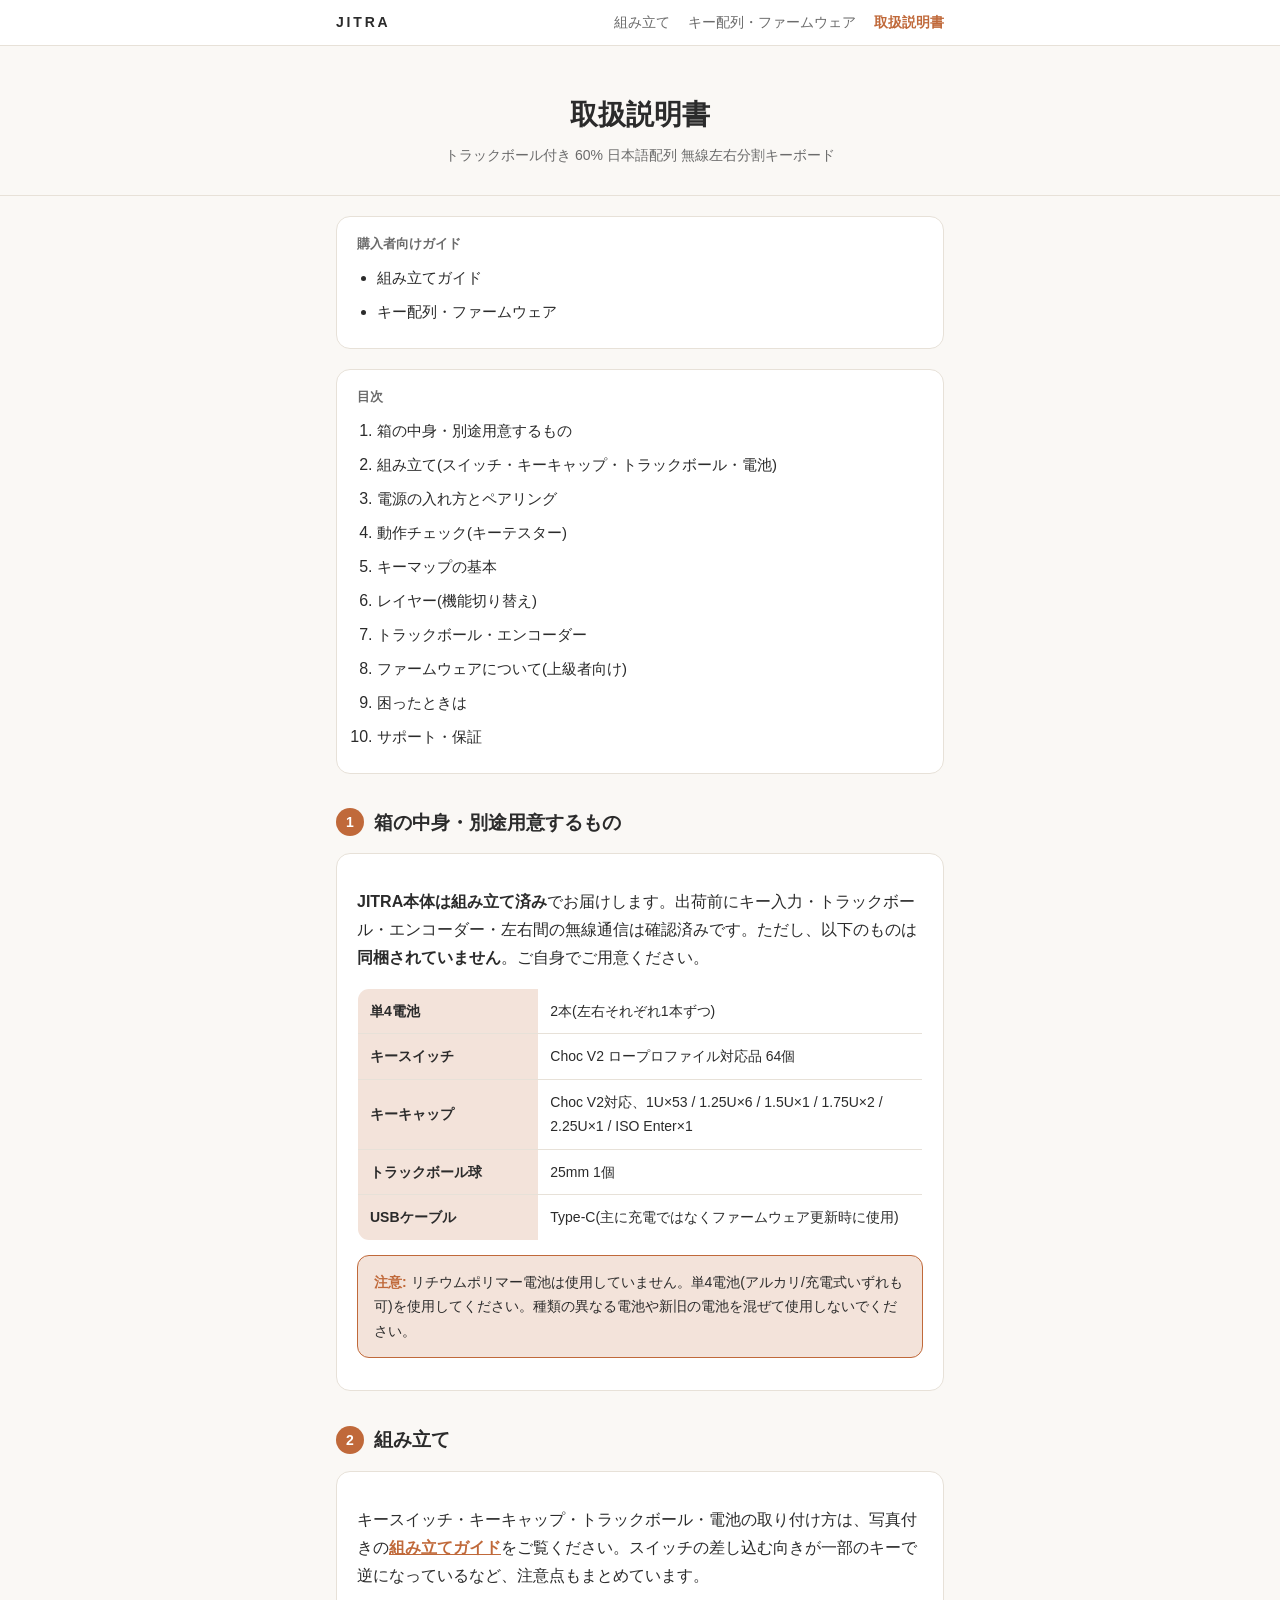
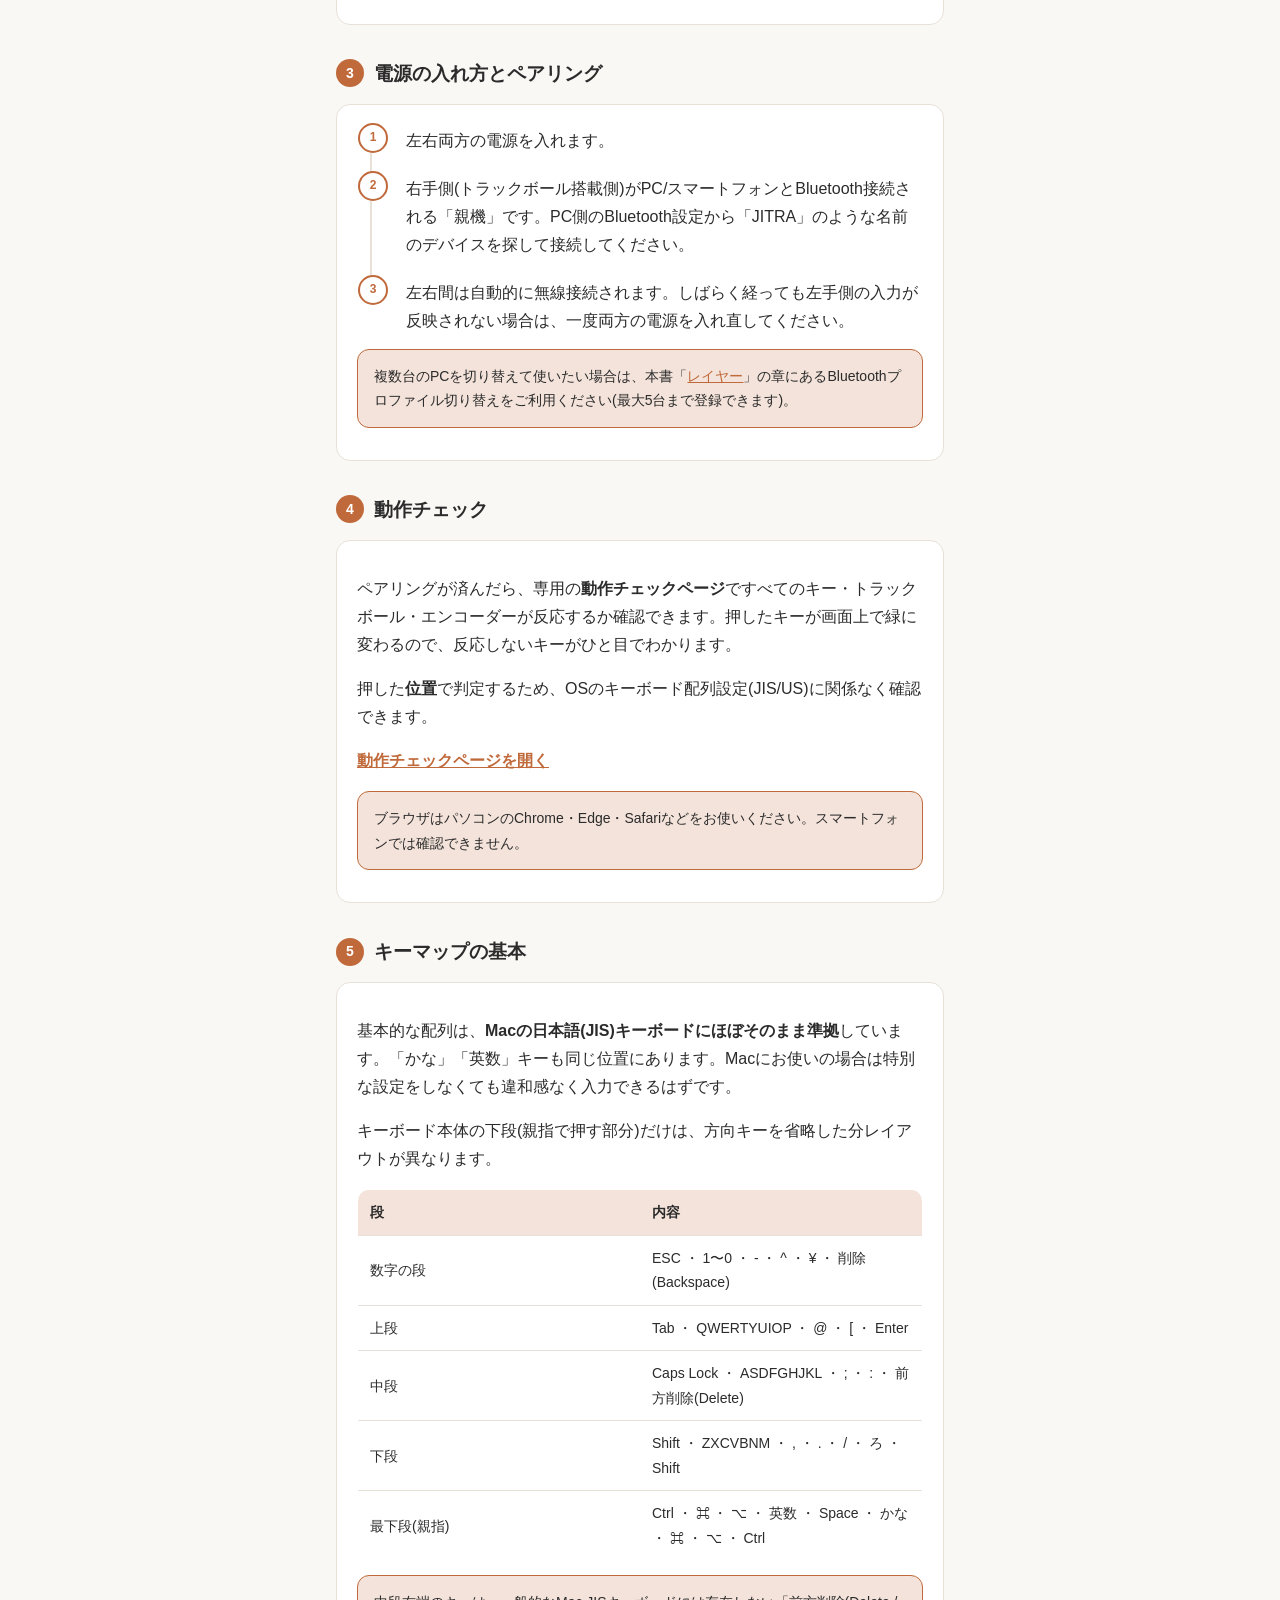
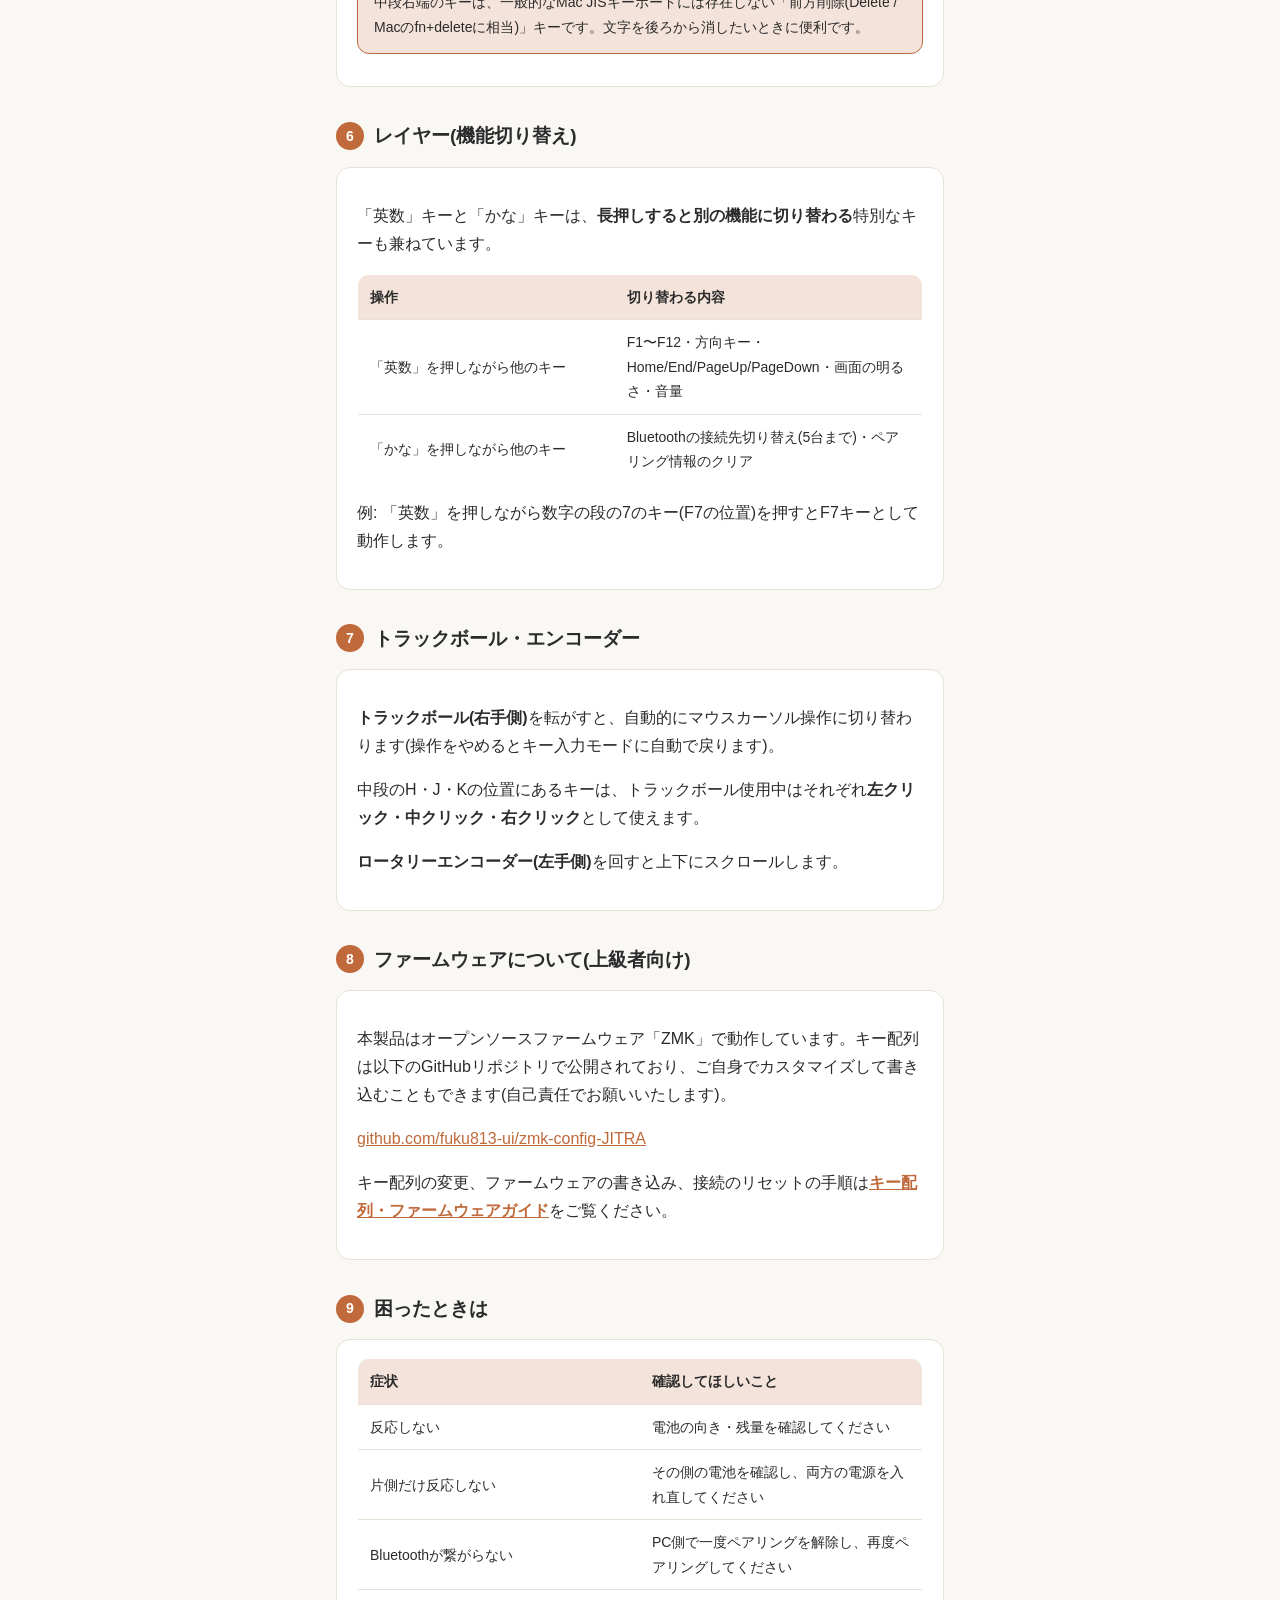
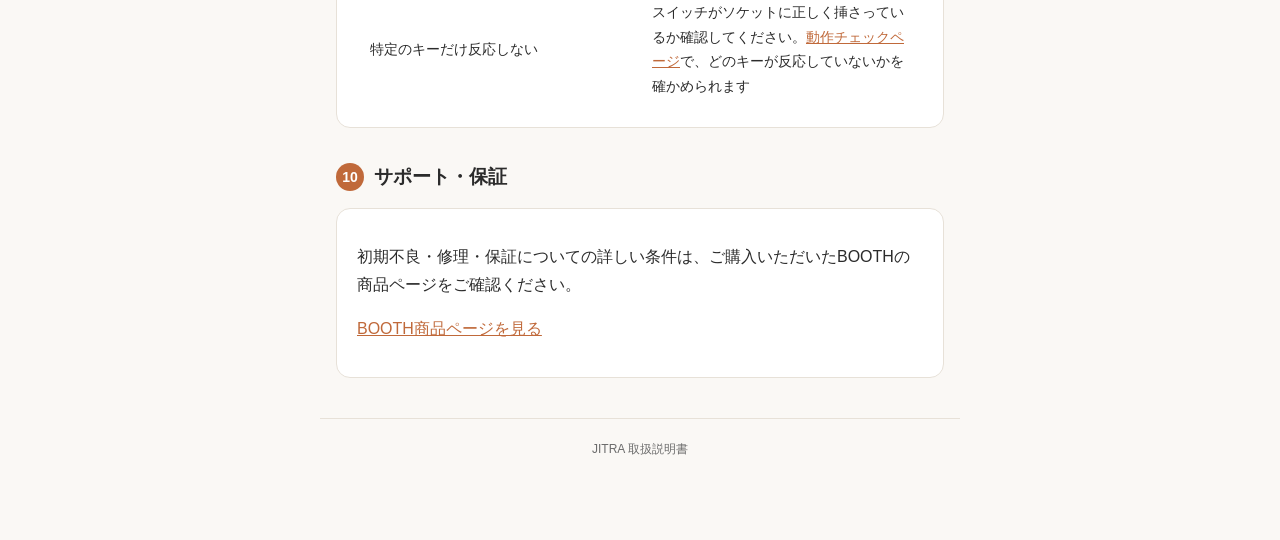
<file: docs/index.html>
<!DOCTYPE html>
<html lang="ja">
<head>
<meta charset="UTF-8">
<meta name="viewport" content="width=device-width, initial-scale=1.0">
<title>JITRA 取扱説明書</title>
<style>
  :root {
    --bg: #faf8f5;
    --card: #ffffff;
    --text: #2b2b2b;
    --muted: #6b6b6b;
    --accent: #c0693a;
    --accent-soft: #f3e3da;
    --line: #e7e1d8;
  }
  @media (prefers-color-scheme: dark) {
    :root {
      --bg: #1c1a18;
      --card: #262320;
      --text: #ece7e1;
      --muted: #aba39a;
      --accent: #e08a5f;
      --accent-soft: #3a2c23;
      --line: #3a342d;
    }
  }
  * { box-sizing: border-box; }
  body {
    margin: 0;
    background: var(--bg);
    color: var(--text);
    font-family: -apple-system, BlinkMacSystemFont, "Hiragino Sans", "Yu Gothic", sans-serif;
    line-height: 1.75;
    padding-bottom: 60px;
  }
  .topbar { border-bottom: 1px solid var(--line); background: var(--card); }
  .topbar .in { max-width: 640px; margin: 0 auto; padding: 10px 16px; display: flex; flex-wrap: wrap; gap: 6px 18px; align-items: center; font-size: 14px; }
  .topbar .brand { font-weight: 700; letter-spacing: 0.2em; margin-right: auto; color: var(--text); text-decoration: none; }
  .topbar a { color: var(--muted); text-decoration: none; }
  .topbar a[aria-current="page"] { color: var(--accent); font-weight: 600; }
  header {
    padding: 36px 20px 28px;
    text-align: center;
    border-bottom: 1px solid var(--line);
  }
  header h1 {
    margin: 8px 0 4px;
    font-size: 28px;
  }
  header p {
    margin: 0;
    color: var(--muted);
    font-size: 14px;
  }
  main {
    max-width: 640px;
    margin: 0 auto;
    padding: 0 16px;
  }
  nav.toc {
    background: var(--card);
    border: 1px solid var(--line);
    border-radius: 14px;
    margin: 20px 0;
    padding: 16px 20px;
  }
  nav.toc p {
    margin: 0 0 8px;
    font-weight: 600;
    font-size: 13px;
    color: var(--muted);
  }
  nav.toc ol {
    margin: 0;
    padding-left: 20px;
    columns: 1;
  }
  nav.toc a {
    color: var(--text);
    text-decoration: none;
    font-size: 15px;
  }
  nav.toc li { margin-bottom: 6px; }

  section {
    margin: 32px 0;
    scroll-margin-top: 16px;
  }
  section h2 {
    font-size: 19px;
    display: flex;
    align-items: center;
    gap: 10px;
    margin-bottom: 14px;
  }
  section h2 .num {
    display: inline-flex;
    align-items: center;
    justify-content: center;
    width: 28px;
    height: 28px;
    border-radius: 50%;
    background: var(--accent);
    color: #fff;
    font-size: 14px;
    flex-shrink: 0;
  }
  .card {
    background: var(--card);
    border: 1px solid var(--line);
    border-radius: 14px;
    padding: 18px 20px;
    margin-bottom: 12px;
  }
  .warn {
    background: var(--accent-soft);
    border: 1px solid var(--accent);
    border-radius: 12px;
    padding: 14px 16px;
    font-size: 14px;
    margin: 14px 0;
  }
  .warn strong { color: var(--accent); }
  table {
    width: 100%;
    border-collapse: collapse;
    font-size: 14px;
    background: var(--card);
    border: 1px solid var(--line);
    border-radius: 12px;
    overflow: hidden;
  }
  th, td {
    text-align: left;
    padding: 10px 12px;
    border-bottom: 1px solid var(--line);
  }
  th {
    background: var(--accent-soft);
    font-weight: 600;
    width: 32%;
  }
  tr:last-child td, tr:last-child th { border-bottom: none; }
  ul.steps {
    list-style: none;
    margin: 0;
    padding: 0;
  }
  ul.steps li {
    position: relative;
    padding: 4px 0 16px 34px;
    border-left: 2px solid var(--line);
    margin-left: 13px;
  }
  ul.steps li:last-child { border-left: 2px solid transparent; padding-bottom: 0; }
  ul.steps li::before {
    content: attr(data-step);
    position: absolute;
    left: -14px;
    top: 0;
    width: 26px;
    height: 26px;
    border-radius: 50%;
    background: var(--card);
    border: 2px solid var(--accent);
    color: var(--accent);
    font-size: 12px;
    font-weight: 700;
    display: flex;
    align-items: center;
    justify-content: center;
  }
  .photo-slot {
    border: 1px dashed var(--line);
    border-radius: 12px;
    padding: 28px 16px;
    text-align: center;
    color: var(--muted);
    font-size: 13px;
    margin: 10px 0 16px;
    background: var(--accent-soft);
  }
  code {
    background: var(--accent-soft);
    padding: 2px 6px;
    border-radius: 6px;
    font-size: 0.9em;
  }
  a { color: var(--accent); }
  footer {
    max-width: 640px;
    margin: 40px auto 0;
    padding: 20px 16px;
    text-align: center;
    color: var(--muted);
    font-size: 12px;
    border-top: 1px solid var(--line);
  }
</style>
</head>
<body>

<div class="topbar"><div class="in">
  <a class="brand" href="index.html">JITRA</a>
  <a href="assembly.html">組み立て</a>
  <a href="firmware.html">キー配列・ファームウェア</a>
  <a href="index.html" aria-current="page">取扱説明書</a>
</div></div>

<header>
  <h1>取扱説明書</h1>
  <p>トラックボール付き 60% 日本語配列 無線左右分割キーボード</p>
</header>

<main>

  <nav class="toc">
    <p>購入者向けガイド</p>
    <ul style="margin: 0; padding-left: 20px;">
      <li><a href="assembly.html">組み立てガイド</a></li>
      <li><a href="firmware.html">キー配列・ファームウェア</a></li>
    </ul>
  </nav>

  <nav class="toc">
    <p>目次</p>
    <ol>
      <li><a href="#inbox">箱の中身・別途用意するもの</a></li>
      <li><a href="#assemble">組み立て(スイッチ・キーキャップ・トラックボール・電池)</a></li>
      <li><a href="#pairing">電源の入れ方とペアリング</a></li>
      <li><a href="#check">動作チェック(キーテスター)</a></li>
      <li><a href="#keymap">キーマップの基本</a></li>
      <li><a href="#layers">レイヤー(機能切り替え)</a></li>
      <li><a href="#trackball">トラックボール・エンコーダー</a></li>
      <li><a href="#firmware">ファームウェアについて(上級者向け)</a></li>
      <li><a href="#trouble">困ったときは</a></li>
      <li><a href="#support">サポート・保証</a></li>
    </ol>
  </nav>

  <section id="inbox">
    <h2><span class="num">1</span>箱の中身・別途用意するもの</h2>
    <div class="card">
      <p><strong>JITRA本体は組み立て済み</strong>でお届けします。出荷前にキー入力・トラックボール・エンコーダー・左右間の無線通信は確認済みです。ただし、以下のものは<strong>同梱されていません</strong>。ご自身でご用意ください。</p>
      <table>
        <tr><th>単4電池</th><td>2本(左右それぞれ1本ずつ)</td></tr>
        <tr><th>キースイッチ</th><td>Choc V2 ロープロファイル対応品 64個</td></tr>
        <tr><th>キーキャップ</th><td>Choc V2対応、1U×53 / 1.25U×6 / 1.5U×1 / 1.75U×2 / 2.25U×1 / ISO Enter×1</td></tr>
        <tr><th>トラックボール球</th><td>25mm 1個</td></tr>
        <tr><th>USBケーブル</th><td>Type-C(主に充電ではなくファームウェア更新時に使用)</td></tr>
      </table>
      <div class="warn"><strong>注意:</strong> リチウムポリマー電池は使用していません。単4電池(アルカリ/充電式いずれも可)を使用してください。種類の異なる電池や新旧の電池を混ぜて使用しないでください。</div>
    </div>
  </section>

  <section id="assemble">
    <h2><span class="num">2</span>組み立て</h2>
    <div class="card">
      <p>キースイッチ・キーキャップ・トラックボール・電池の取り付け方は、写真付きの<a href="assembly.html"><strong>組み立てガイド</strong></a>をご覧ください。スイッチの差し込む向きが一部のキーで逆になっているなど、注意点もまとめています。</p>
    </div>
  </section>

  <section id="pairing">
    <h2><span class="num">3</span>電源の入れ方とペアリング</h2>
    <div class="card">
      <ul class="steps">
        <li data-step="1">左右両方の電源を入れます。</li>
        <li data-step="2">右手側(トラックボール搭載側)がPC/スマートフォンとBluetooth接続される「親機」です。PC側のBluetooth設定から「JITRA」のような名前のデバイスを探して接続してください。</li>
        <li data-step="3">左右間は自動的に無線接続されます。しばらく経っても左手側の入力が反映されない場合は、一度両方の電源を入れ直してください。</li>
      </ul>
      <div class="warn">複数台のPCを切り替えて使いたい場合は、本書「<a href="#layers">レイヤー</a>」の章にあるBluetoothプロファイル切り替えをご利用ください(最大5台まで登録できます)。</div>
    </div>
  </section>

  <section id="check">
    <h2><span class="num">4</span>動作チェック</h2>
    <div class="card">
      <p>ペアリングが済んだら、専用の<strong>動作チェックページ</strong>ですべてのキー・トラックボール・エンコーダーが反応するか確認できます。押したキーが画面上で緑に変わるので、反応しないキーがひと目でわかります。</p>
      <p>押した<strong>位置</strong>で判定するため、OSのキーボード配列設定(JIS/US)に関係なく確認できます。</p>
      <p><a href="keytest.html"><strong>動作チェックページを開く</strong></a></p>
      <div class="warn">ブラウザはパソコンのChrome・Edge・Safariなどをお使いください。スマートフォンでは確認できません。</div>
    </div>
  </section>

  <section id="keymap">
    <h2><span class="num">5</span>キーマップの基本</h2>
    <div class="card">
      <p>基本的な配列は、<strong>Macの日本語(JIS)キーボードにほぼそのまま準拠</strong>しています。「かな」「英数」キーも同じ位置にあります。Macにお使いの場合は特別な設定をしなくても違和感なく入力できるはずです。</p>
      <p>キーボード本体の下段(親指で押す部分)だけは、方向キーを省略した分レイアウトが異なります。</p>
      <table>
        <tr><th>段</th><th>内容</th></tr>
        <tr><td>数字の段</td><td>ESC ・ 1〜0 ・ - ・ ^ ・ ¥ ・ 削除(Backspace)</td></tr>
        <tr><td>上段</td><td>Tab ・ QWERTYUIOP ・ @ ・ [ ・ Enter</td></tr>
        <tr><td>中段</td><td>Caps Lock ・ ASDFGHJKL ・ ; ・ : ・ 前方削除(Delete)</td></tr>
        <tr><td>下段</td><td>Shift ・ ZXCVBNM ・ , ・ . ・ / ・ ろ ・ Shift</td></tr>
        <tr><td>最下段(親指)</td><td>Ctrl ・ ⌘ ・ ⌥ ・ 英数 ・ Space ・ かな ・ ⌘ ・ ⌥ ・ Ctrl</td></tr>
      </table>
      <div class="warn">中段右端のキーは、一般的なMac JISキーボードには存在しない「前方削除(Delete / Macのfn+deleteに相当)」キーです。文字を後ろから消したいときに便利です。</div>
    </div>
  </section>

  <section id="layers">
    <h2><span class="num">6</span>レイヤー(機能切り替え)</h2>
    <div class="card">
      <p>「英数」キーと「かな」キーは、<strong>長押しすると別の機能に切り替わる</strong>特別なキーも兼ねています。</p>
      <table>
        <tr><th>操作</th><th>切り替わる内容</th></tr>
        <tr>
          <td>「英数」を押しながら他のキー</td>
          <td>F1〜F12・方向キー・Home/End/PageUp/PageDown・画面の明るさ・音量</td>
        </tr>
        <tr>
          <td>「かな」を押しながら他のキー</td>
          <td>Bluetoothの接続先切り替え(5台まで)・ペアリング情報のクリア</td>
        </tr>
      </table>
      <p style="margin-top:14px;">例: 「英数」を押しながら数字の段の7のキー(F7の位置)を押すとF7キーとして動作します。</p>
    </div>
  </section>

  <section id="trackball">
    <h2><span class="num">7</span>トラックボール・エンコーダー</h2>
    <div class="card">
      <p><strong>トラックボール(右手側)</strong>を転がすと、自動的にマウスカーソル操作に切り替わります(操作をやめるとキー入力モードに自動で戻ります)。</p>
      <p>中段のH・J・Kの位置にあるキーは、トラックボール使用中はそれぞれ<strong>左クリック・中クリック・右クリック</strong>として使えます。</p>
      <p><strong>ロータリーエンコーダー(左手側)</strong>を回すと上下にスクロールします。</p>
    </div>
  </section>

  <section id="firmware">
    <h2><span class="num">8</span>ファームウェアについて(上級者向け)</h2>
    <div class="card">
      <p>本製品はオープンソースファームウェア「ZMK」で動作しています。キー配列は以下のGitHubリポジトリで公開されており、ご自身でカスタマイズして書き込むこともできます(自己責任でお願いいたします)。</p>
      <p><a href="https://github.com/fuku813-ui/zmk-config-JITRA" target="_blank" rel="noopener">github.com/fuku813-ui/zmk-config-JITRA</a></p>
      <p>キー配列の変更、ファームウェアの書き込み、接続のリセットの手順は<a href="firmware.html"><strong>キー配列・ファームウェアガイド</strong></a>をご覧ください。</p>
    </div>
  </section>

  <section id="trouble">
    <h2><span class="num">9</span>困ったときは</h2>
    <div class="card">
      <table>
        <tr><th>症状</th><th>確認してほしいこと</th></tr>
        <tr><td>反応しない</td><td>電池の向き・残量を確認してください</td></tr>
        <tr><td>片側だけ反応しない</td><td>その側の電池を確認し、両方の電源を入れ直してください</td></tr>
        <tr><td>Bluetoothが繋がらない</td><td>PC側で一度ペアリングを解除し、再度ペアリングしてください</td></tr>
        <tr><td>特定のキーだけ反応しない</td><td>スイッチがソケットに正しく挿さっているか確認してください。<a href="keytest.html">動作チェックページ</a>で、どのキーが反応していないかを確かめられます</td></tr>
      </table>
    </div>
  </section>

  <section id="support">
    <h2><span class="num">10</span>サポート・保証</h2>
    <div class="card">
      <p>初期不良・修理・保証についての詳しい条件は、ご購入いただいたBOOTHの商品ページをご確認ください。</p>
      <p><a href="https://booth.pm/ja/items/8878345" target="_blank" rel="noopener">BOOTH商品ページを見る</a></p>
    </div>
  </section>

</main>

<footer>
  JITRA 取扱説明書
</footer>

</body>
</html>
</file>
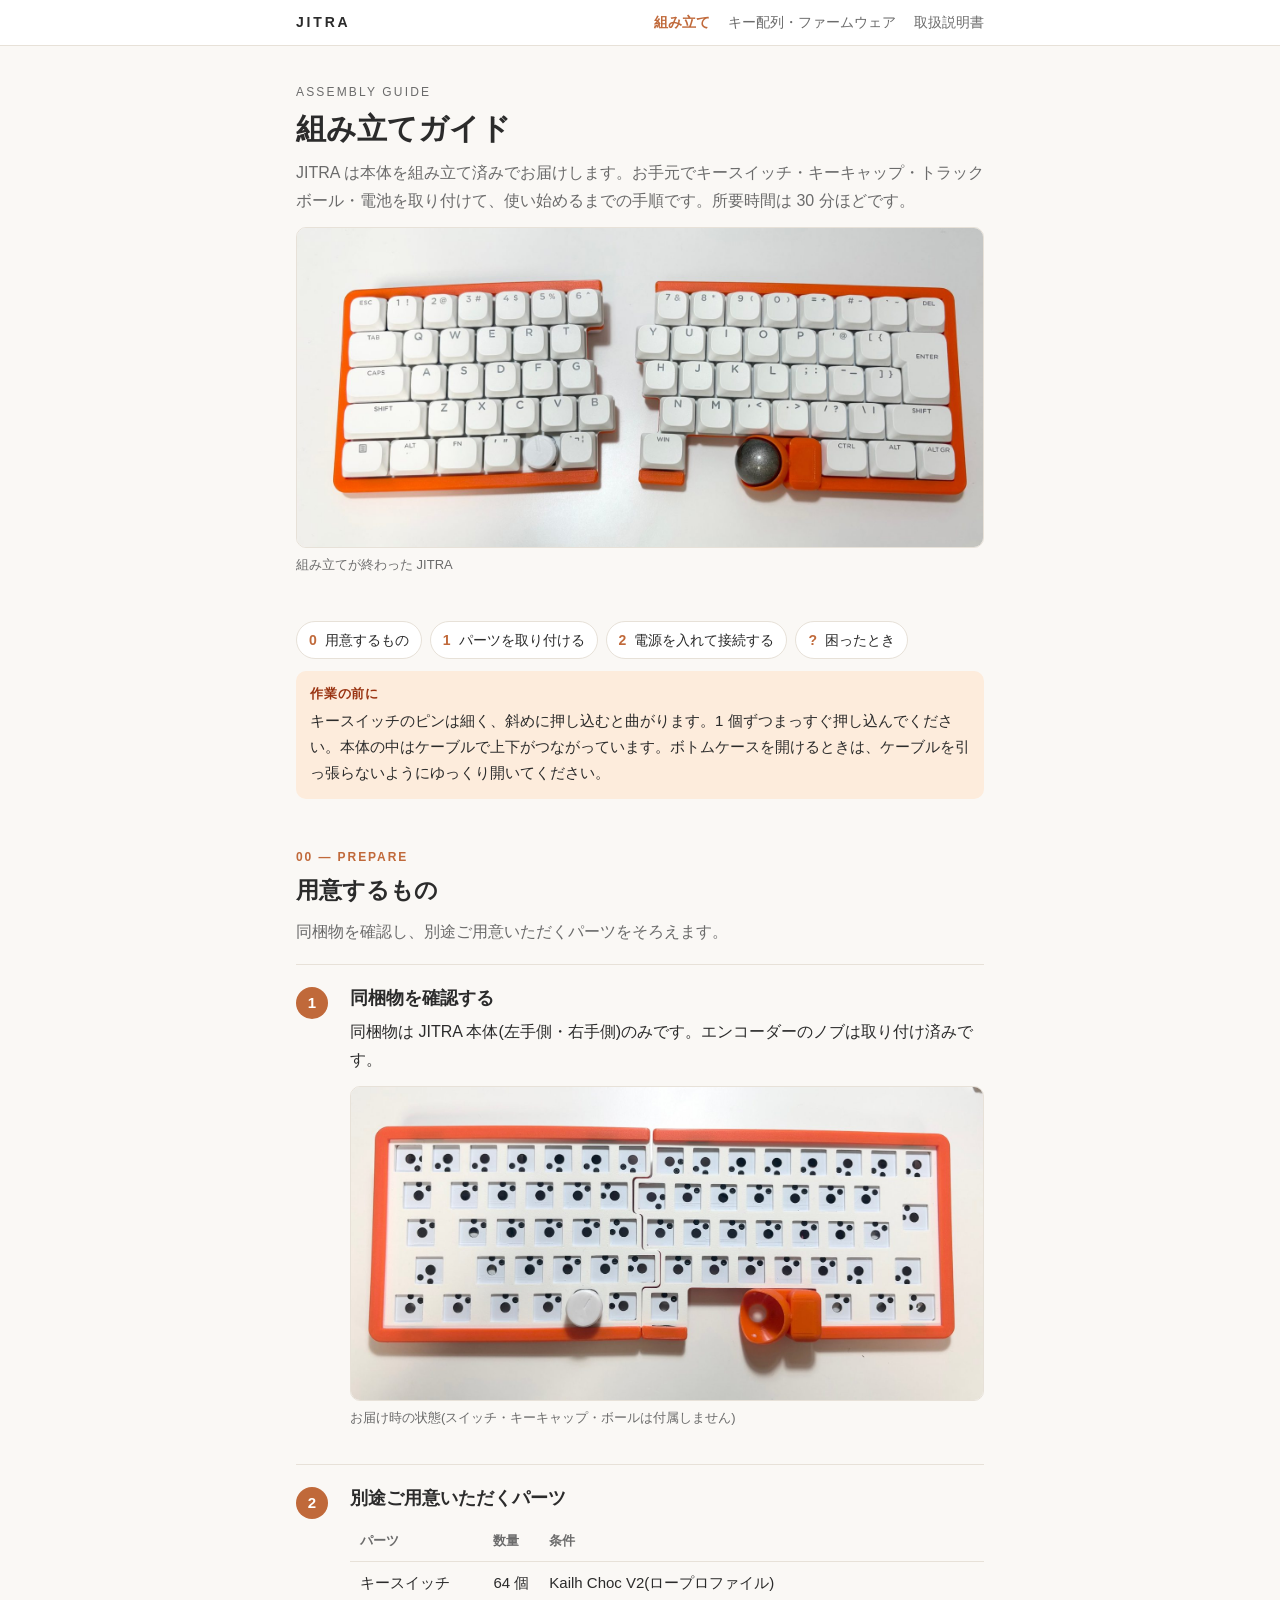
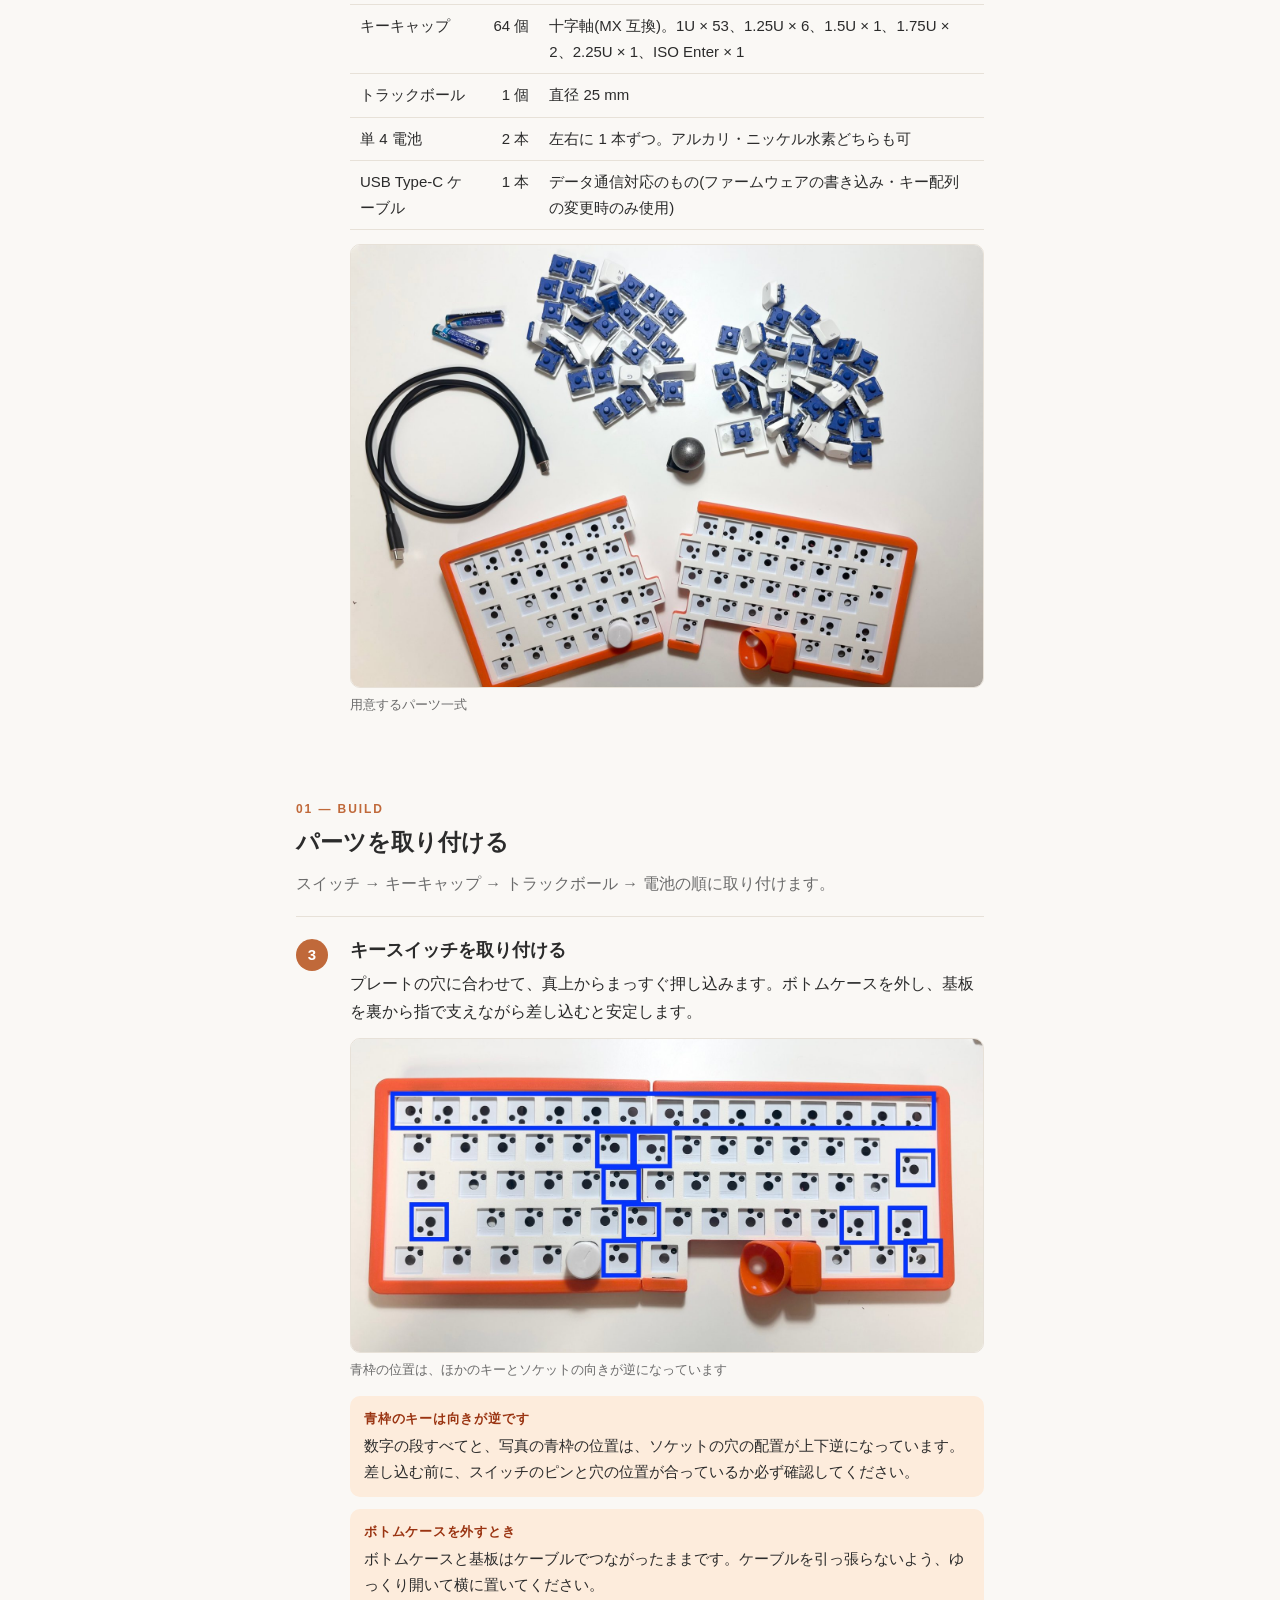
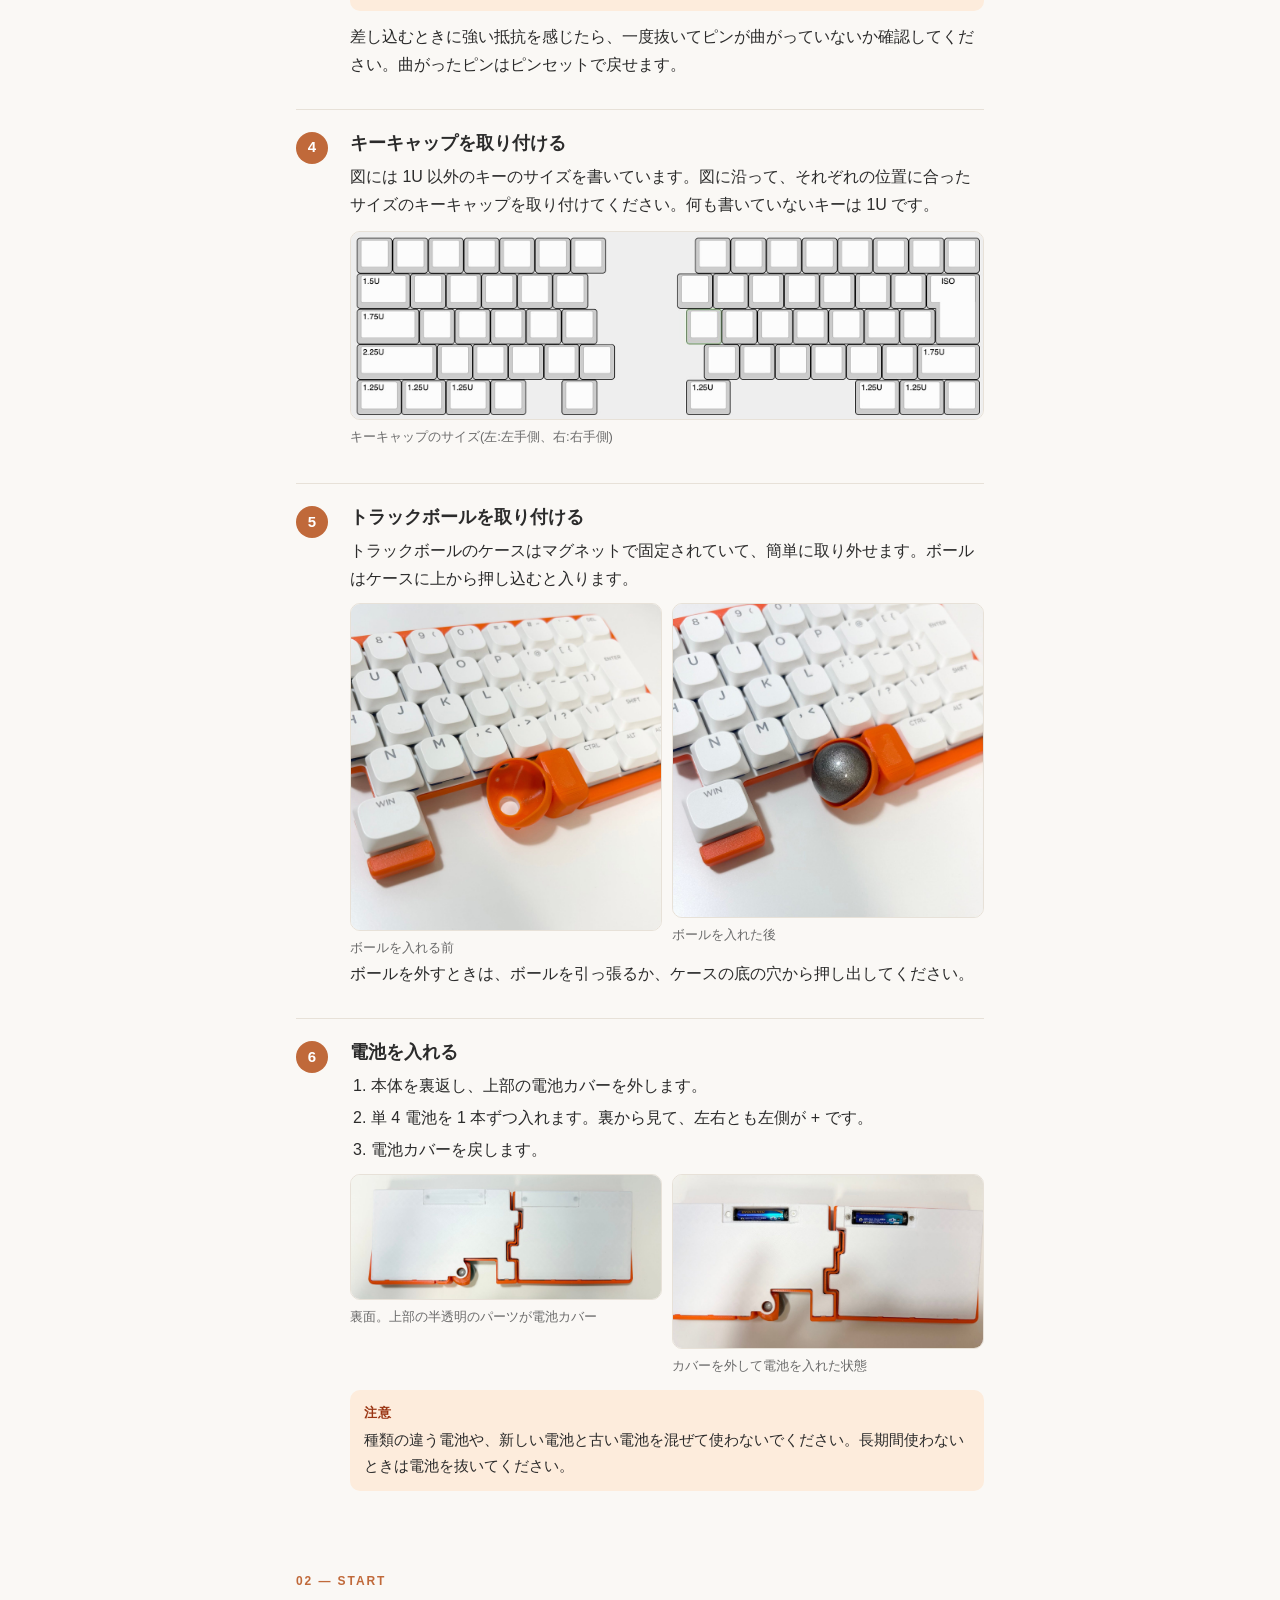
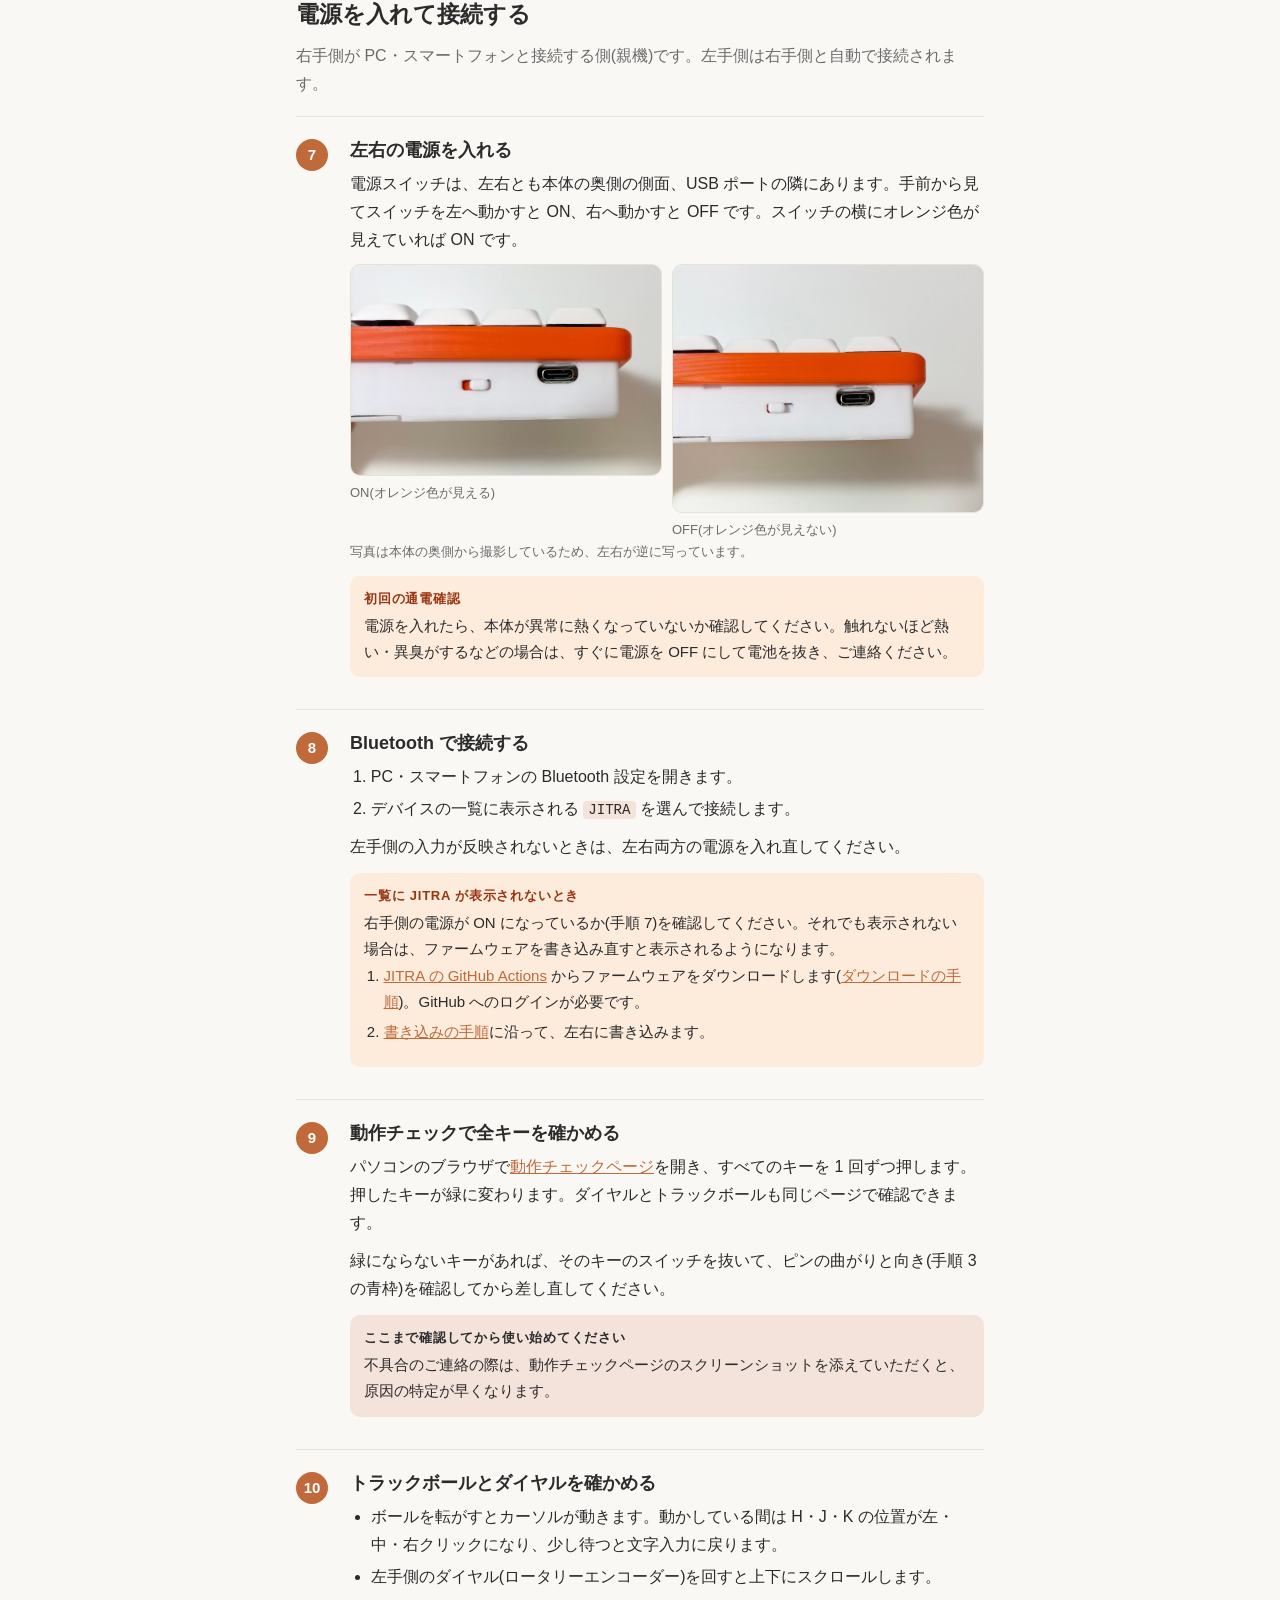
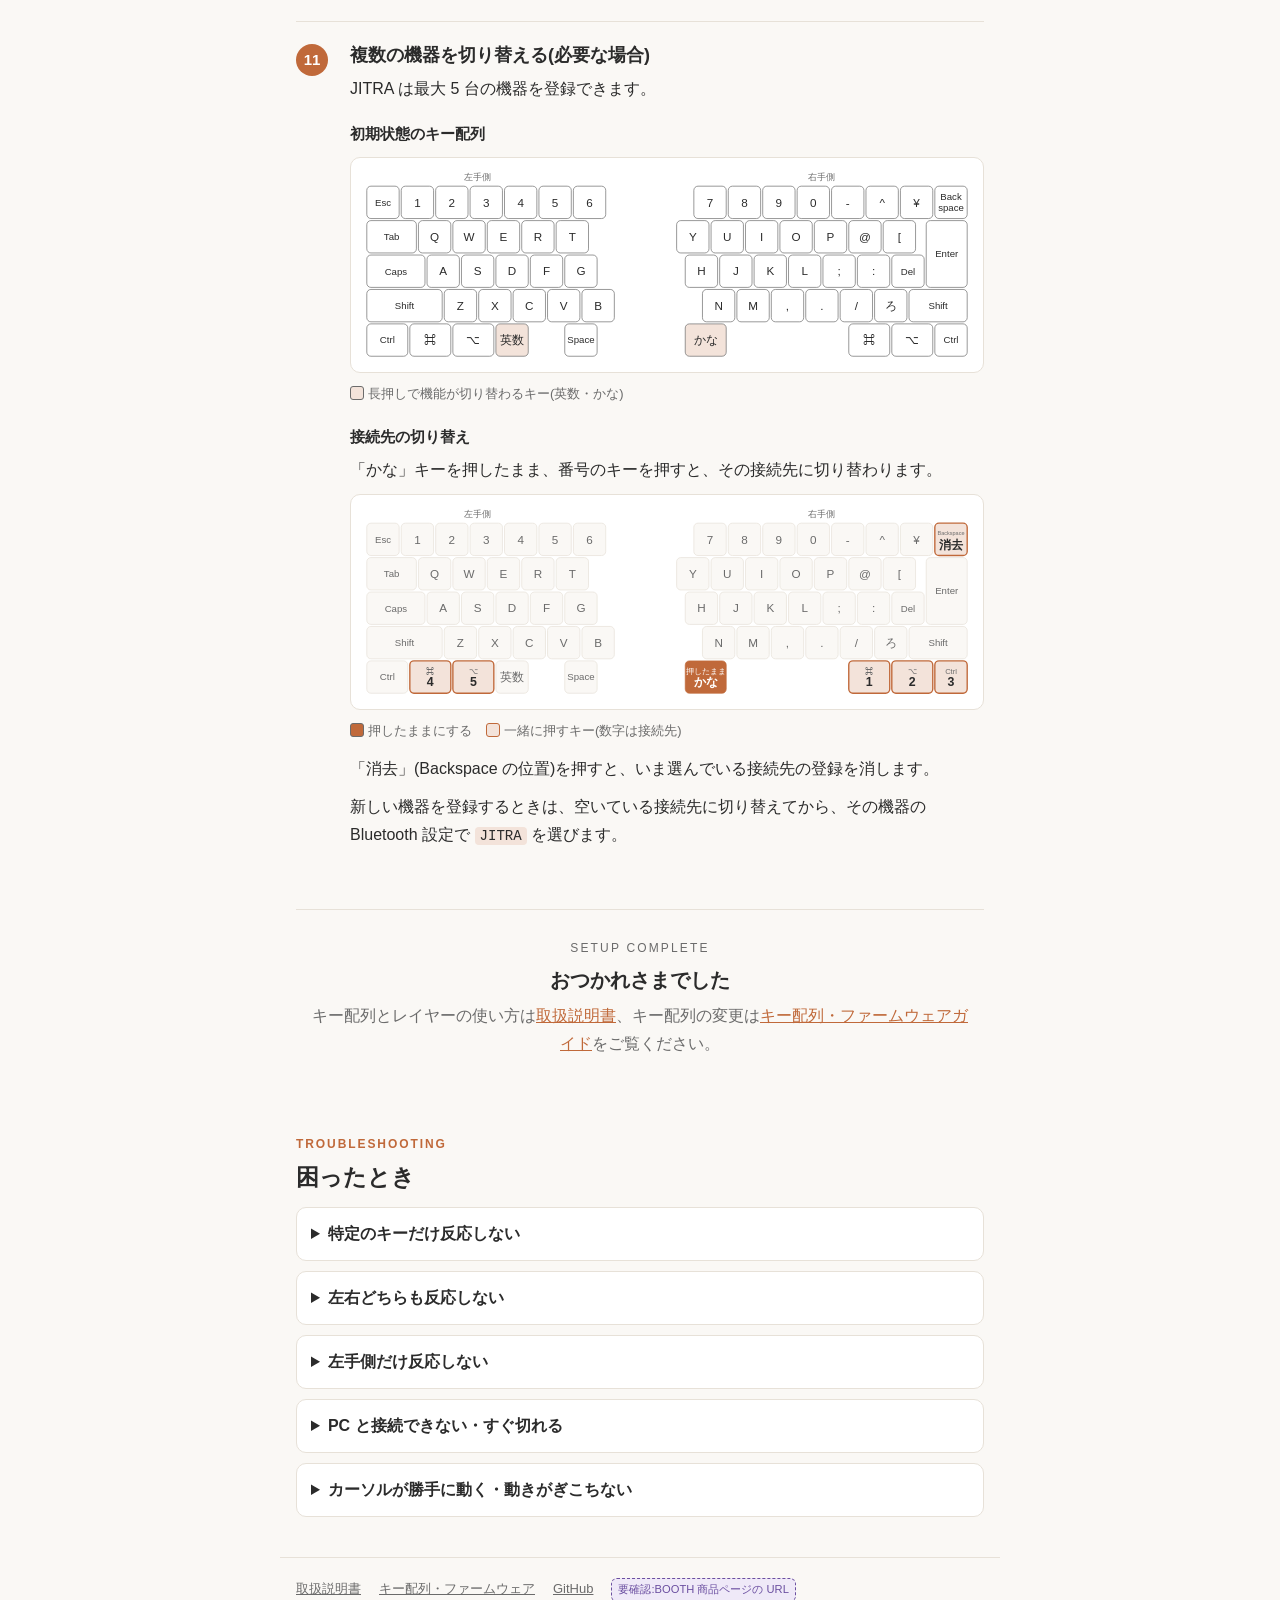
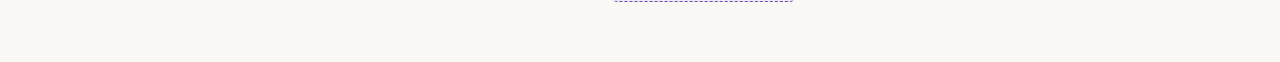
<file: docs/assembly.html>
<!doctype html>
<html lang="ja">
<head>
<meta charset="utf-8">
<meta name="viewport" content="width=device-width, initial-scale=1, viewport-fit=cover">
<title>JITRA 組み立てガイド</title>
<link rel="stylesheet" href="guide.css">
</head>
<body>
<div class="topbar"><div class="in">
  <a class="brand" href="index.html">JITRA</a>
  <a href="assembly.html" aria-current="page">組み立て</a>
  <a href="firmware.html">キー配列・ファームウェア</a>
  <a href="index.html">取扱説明書</a>
</div></div>

<header class="hero">
  <p class="eyebrow">Assembly guide</p>
  <h1>組み立てガイド</h1>
  <p>JITRA は本体を組み立て済みでお届けします。お手元でキースイッチ・キーキャップ・トラックボール・電池を取り付けて、使い始めるまでの手順です。所要時間は 30 分ほどです。</p>
  <figure data-img="assets/guide/a05-complete.jpg"><figcaption>組み立てが終わった JITRA</figcaption></figure>
</header>

<main>
  <ul class="jump">
    <li><a href="#prepare"><b>0</b>用意するもの</a></li>
    <li><a href="#build"><b>1</b>パーツを取り付ける</a></li>
    <li><a href="#start"><b>2</b>電源を入れて接続する</a></li>
    <li><a href="#trouble"><b>?</b>困ったとき</a></li>
  </ul>

  <div class="note warn">
    <strong>作業の前に</strong>
    <p>キースイッチのピンは細く、斜めに押し込むと曲がります。1 個ずつまっすぐ押し込んでください。本体の中はケーブルで上下がつながっています。ボトムケースを開けるときは、ケーブルを引っ張らないようにゆっくり開いてください。</p>
  </div>

  <!-- ───────── 0 ───────── -->
  <section class="part" id="prepare">
    <p class="label">00 — Prepare</p>
    <h2>用意するもの</h2>
    <p class="lead">同梱物を確認し、別途ご用意いただくパーツをそろえます。</p>

    <div class="step">
      <div class="n">1</div>
      <div>
        <h3>同梱物を確認する</h3>
        <p>同梱物は JITRA 本体(左手側・右手側)のみです。エンコーダーのノブは取り付け済みです。</p>
        <figure data-img="assets/guide/a01-unbox.jpg"><figcaption>お届け時の状態(スイッチ・キーキャップ・ボールは付属しません)</figcaption></figure>
      </div>
    </div>

    <div class="step">
      <div class="n">2</div>
      <div>
        <h3>別途ご用意いただくパーツ</h3>
        <div class="tbl"><table>
          <thead><tr><th>パーツ</th><th>数量</th><th>条件</th></tr></thead>
          <tbody>
            <tr><td>キースイッチ</td><td class="num">64 個</td><td>Kailh Choc V2(ロープロファイル)</td></tr>
            <tr><td>キーキャップ</td><td class="num">64 個</td><td>十字軸(MX 互換)。1U × 53、1.25U × 6、1.5U × 1、1.75U × 2、2.25U × 1、ISO Enter × 1</td></tr>
            <tr><td>トラックボール</td><td class="num">1 個</td><td>直径 25 mm</td></tr>
            <tr><td>単 4 電池</td><td class="num">2 本</td><td>左右に 1 本ずつ。アルカリ・ニッケル水素どちらも可</td></tr>
            <tr><td>USB Type-C ケーブル</td><td class="num">1 本</td><td>データ通信対応のもの(ファームウェアの書き込み・キー配列の変更時のみ使用)</td></tr>
          </tbody>
        </table></div>
        <figure data-img="assets/guide/a02-parts.jpg"><figcaption>用意するパーツ一式</figcaption></figure>
      </div>
    </div>
  </section>

  <!-- ───────── 1 ───────── -->
  <section class="part" id="build">
    <p class="label">01 — Build</p>
    <h2>パーツを取り付ける</h2>
    <p class="lead">スイッチ → キーキャップ → トラックボール → 電池の順に取り付けます。</p>

    <div class="step">
      <div class="n">3</div>
      <div>
        <h3>キースイッチを取り付ける</h3>
        <p>プレートの穴に合わせて、真上からまっすぐ押し込みます。ボトムケースを外し、基板を裏から指で支えながら差し込むと安定します。</p>
        <figure data-img="assets/guide/a03-switch-orient.jpg"><figcaption>青枠の位置は、ほかのキーとソケットの向きが逆になっています</figcaption></figure>
        <div class="note warn">
          <strong>青枠のキーは向きが逆です</strong>
          <p>数字の段すべてと、写真の青枠の位置は、ソケットの穴の配置が上下逆になっています。差し込む前に、スイッチのピンと穴の位置が合っているか必ず確認してください。</p>
        </div>
        <div class="note warn">
          <strong>ボトムケースを外すとき</strong>
          <p>ボトムケースと基板はケーブルでつながったままです。ケーブルを引っ張らないよう、ゆっくり開いて横に置いてください。</p>
        </div>
        <p>差し込むときに強い抵抗を感じたら、一度抜いてピンが曲がっていないか確認してください。曲がったピンはピンセットで戻せます。</p>
      </div>
    </div>

    <div class="step">
      <div class="n">4</div>
      <div>
        <h3>キーキャップを取り付ける</h3>
        <p>図には 1U 以外のキーのサイズを書いています。図に沿って、それぞれの位置に合ったサイズのキーキャップを取り付けてください。何も書いていないキーは 1U です。</p>
        <figure data-img="assets/guide/a04-keycap-size.jpg"><figcaption>キーキャップのサイズ(左:左手側、右:右手側)</figcaption></figure>
      </div>
    </div>

    <div class="step">
      <div class="n">5</div>
      <div>
        <h3>トラックボールを取り付ける</h3>
        <p>トラックボールのケースはマグネットで固定されていて、簡単に取り外せます。ボールはケースに上から押し込むと入ります。</p>
        <div class="grid2">
          <figure data-img="assets/guide/a06-trackball-before.jpg"><figcaption>ボールを入れる前</figcaption></figure>
          <figure data-img="assets/guide/a06-trackball-after.jpg"><figcaption>ボールを入れた後</figcaption></figure>
        </div>
        <p>ボールを外すときは、ボールを引っ張るか、ケースの底の穴から押し出してください。</p>
      </div>
    </div>

    <div class="step">
      <div class="n">6</div>
      <div>
        <h3>電池を入れる</h3>
        <ol>
          <li>本体を裏返し、上部の電池カバーを外します。</li>
          <li>単 4 電池を 1 本ずつ入れます。裏から見て、左右とも左側が + です。</li>
          <li>電池カバーを戻します。</li>
        </ol>
        <div class="grid2">
          <figure data-img="assets/guide/a07-battery-cover.jpg"><figcaption>裏面。上部の半透明のパーツが電池カバー</figcaption></figure>
          <figure data-img="assets/guide/a08-battery.jpg"><figcaption>カバーを外して電池を入れた状態</figcaption></figure>
        </div>
        <div class="note warn">
          <strong>注意</strong>
          <p>種類の違う電池や、新しい電池と古い電池を混ぜて使わないでください。長期間使わないときは電池を抜いてください。</p>
        </div>
      </div>
    </div>
  </section>

  <!-- ───────── 2 ───────── -->
  <section class="part" id="start">
    <p class="label">02 — Start</p>
    <h2>電源を入れて接続する</h2>
    <p class="lead">右手側が PC・スマートフォンと接続する側(親機)です。左手側は右手側と自動で接続されます。</p>

    <div class="step">
      <div class="n">7</div>
      <div>
        <h3>左右の電源を入れる</h3>
        <p>電源スイッチは、左右とも本体の奥側の側面、USB ポートの隣にあります。手前から見てスイッチを左へ動かすと ON、右へ動かすと OFF です。スイッチの横にオレンジ色が見えていれば ON です。</p>
        <div class="grid2">
          <figure data-img="assets/guide/a09-power-on.jpg"><figcaption>ON(オレンジ色が見える)</figcaption></figure>
          <figure data-img="assets/guide/a09-power-off.jpg"><figcaption>OFF(オレンジ色が見えない)</figcaption></figure>
        </div>
        <p style="font-size:13px;color:var(--muted)">写真は本体の奥側から撮影しているため、左右が逆に写っています。</p>
        <div class="note warn">
          <strong>初回の通電確認</strong>
          <p>電源を入れたら、本体が異常に熱くなっていないか確認してください。触れないほど熱い・異臭がするなどの場合は、すぐに電源を OFF にして電池を抜き、ご連絡ください。</p>
        </div>
      </div>
    </div>

    <div class="step">
      <div class="n">8</div>
      <div>
        <h3>Bluetooth で接続する</h3>
        <ol>
          <li>PC・スマートフォンの Bluetooth 設定を開きます。</li>
          <li>デバイスの一覧に表示される <code>JITRA</code> を選んで接続します。</li>
        </ol>
        <p>左手側の入力が反映されないときは、左右両方の電源を入れ直してください。</p>
        <div class="note warn">
          <strong>一覧に JITRA が表示されないとき</strong>
          <p>右手側の電源が ON になっているか(手順 7)を確認してください。それでも表示されない場合は、ファームウェアを書き込み直すと表示されるようになります。</p>
          <ol>
            <li><a href="https://github.com/fuku813-ui/zmk-config-JITRA/actions">JITRA の GitHub Actions</a> からファームウェアをダウンロードします(<a href="firmware.html#download">ダウンロードの手順</a>)。GitHub へのログインが必要です。</li>
            <li><a href="firmware.html#flash">書き込みの手順</a>に沿って、左右に書き込みます。</li>
          </ol>
        </div>
      </div>
    </div>

    <div class="step">
      <div class="n">9</div>
      <div>
        <h3>動作チェックで全キーを確かめる</h3>
        <p>パソコンのブラウザで<a href="keytest.html">動作チェックページ</a>を開き、すべてのキーを 1 回ずつ押します。押したキーが緑に変わります。ダイヤルとトラックボールも同じページで確認できます。</p>
        <p>緑にならないキーがあれば、そのキーのスイッチを抜いて、ピンの曲がりと向き(手順 3 の青枠)を確認してから差し直してください。</p>
        <div class="note">
          <strong>ここまで確認してから使い始めてください</strong>
          <p>不具合のご連絡の際は、動作チェックページのスクリーンショットを添えていただくと、原因の特定が早くなります。</p>
        </div>
      </div>
    </div>

    <div class="step">
      <div class="n">10</div>
      <div>
        <h3>トラックボールとダイヤルを確かめる</h3>
        <ul>
          <li>ボールを転がすとカーソルが動きます。動かしている間は H・J・K の位置が左・中・右クリックになり、少し待つと文字入力に戻ります。</li>
          <li>左手側のダイヤル(ロータリーエンコーダー)を回すと上下にスクロールします。</li>
        </ul>
      </div>
    </div>

    <div class="step">
      <div class="n">11</div>
      <div>
        <h3>複数の機器を切り替える(必要な場合)</h3>
        <p>JITRA は最大 5 台の機器を登録できます。</p>
        <h4>初期状態のキー配列</h4>
        <div class="kbdwrap">
<svg class="kbd" viewBox="0 0 883 276" role="img" aria-label="JITRA の初期状態のキー配列(DEFAULT レイヤー)">
<text x="166.5" y="15" font-size="13" class="side">左手側</text>
<text x="666.5" y="15" font-size="13" class="side">右手側</text>
<rect class="k " x="5.5" y="23.5" width="47" height="47" rx="6"/>
<text x="29" y="52.0" font-size="14">Esc</text>
<rect class="k " x="55.5" y="23.5" width="47" height="47" rx="6"/>
<text x="79" y="53.1" font-size="17">1</text>
<rect class="k " x="105.5" y="23.5" width="47" height="47" rx="6"/>
<text x="129" y="53.1" font-size="17">2</text>
<rect class="k " x="155.5" y="23.5" width="47" height="47" rx="6"/>
<text x="179" y="53.1" font-size="17">3</text>
<rect class="k " x="205.5" y="23.5" width="47" height="47" rx="6"/>
<text x="229" y="53.1" font-size="17">4</text>
<rect class="k " x="255.5" y="23.5" width="47" height="47" rx="6"/>
<text x="279" y="53.1" font-size="17">5</text>
<rect class="k " x="305.5" y="23.5" width="47" height="47" rx="6"/>
<text x="329" y="53.1" font-size="17">6</text>
<rect class="k " x="480.5" y="23.5" width="47" height="47" rx="6"/>
<text x="504" y="53.1" font-size="17">7</text>
<rect class="k " x="530.5" y="23.5" width="47" height="47" rx="6"/>
<text x="554" y="53.1" font-size="17">8</text>
<rect class="k " x="580.5" y="23.5" width="47" height="47" rx="6"/>
<text x="604" y="53.1" font-size="17">9</text>
<rect class="k " x="630.5" y="23.5" width="47" height="47" rx="6"/>
<text x="654" y="53.1" font-size="17">0</text>
<rect class="k " x="680.5" y="23.5" width="47" height="47" rx="6"/>
<text x="704" y="53.1" font-size="17">-</text>
<rect class="k " x="730.5" y="23.5" width="47" height="47" rx="6"/>
<text x="754" y="53.1" font-size="17">^</text>
<rect class="k " x="780.5" y="23.5" width="47" height="47" rx="6"/>
<text x="804" y="53.1" font-size="17">¥</text>
<rect class="k " x="830.5" y="23.5" width="47" height="47" rx="6"/>
<text x="854" y="44.0" font-size="14">Back</text>
<text x="854" y="60.1" font-size="14">space</text>
<rect class="k " x="5.5" y="73.5" width="72" height="47" rx="6"/>
<text x="41.5" y="102.0" font-size="14">Tab</text>
<rect class="k " x="80.5" y="73.5" width="47" height="47" rx="6"/>
<text x="104" y="103.1" font-size="17">Q</text>
<rect class="k " x="130.5" y="73.5" width="47" height="47" rx="6"/>
<text x="154" y="103.1" font-size="17">W</text>
<rect class="k " x="180.5" y="73.5" width="47" height="47" rx="6"/>
<text x="204" y="103.1" font-size="17">E</text>
<rect class="k " x="230.5" y="73.5" width="47" height="47" rx="6"/>
<text x="254" y="103.1" font-size="17">R</text>
<rect class="k " x="280.5" y="73.5" width="47" height="47" rx="6"/>
<text x="304" y="103.1" font-size="17">T</text>
<rect class="k " x="455.5" y="73.5" width="47" height="47" rx="6"/>
<text x="479" y="103.1" font-size="17">Y</text>
<rect class="k " x="505.5" y="73.5" width="47" height="47" rx="6"/>
<text x="529" y="103.1" font-size="17">U</text>
<rect class="k " x="555.5" y="73.5" width="47" height="47" rx="6"/>
<text x="579" y="103.1" font-size="17">I</text>
<rect class="k " x="605.5" y="73.5" width="47" height="47" rx="6"/>
<text x="629" y="103.1" font-size="17">O</text>
<rect class="k " x="655.5" y="73.5" width="47" height="47" rx="6"/>
<text x="679" y="103.1" font-size="17">P</text>
<rect class="k " x="705.5" y="73.5" width="47" height="47" rx="6"/>
<text x="729" y="103.1" font-size="17">@</text>
<rect class="k " x="755.5" y="73.5" width="47" height="47" rx="6"/>
<text x="779" y="103.1" font-size="17">[</text>
<rect class="k " x="818" y="73.5" width="59.5" height="97" rx="6"/>
<text x="847.75" y="127.0" font-size="14">Enter</text>
<rect class="k " x="5.5" y="123.5" width="84.5" height="47" rx="6"/>
<text x="47.75" y="152.0" font-size="14">Caps</text>
<rect class="k " x="93" y="123.5" width="47" height="47" rx="6"/>
<text x="116.5" y="153.1" font-size="17">A</text>
<rect class="k " x="143" y="123.5" width="47" height="47" rx="6"/>
<text x="166.5" y="153.1" font-size="17">S</text>
<rect class="k " x="193" y="123.5" width="47" height="47" rx="6"/>
<text x="216.5" y="153.1" font-size="17">D</text>
<rect class="k " x="243" y="123.5" width="47" height="47" rx="6"/>
<text x="266.5" y="153.1" font-size="17">F</text>
<rect class="k " x="293" y="123.5" width="47" height="47" rx="6"/>
<text x="316.5" y="153.1" font-size="17">G</text>
<rect class="k " x="468" y="123.5" width="47" height="47" rx="6"/>
<text x="491.5" y="153.1" font-size="17">H</text>
<rect class="k " x="518" y="123.5" width="47" height="47" rx="6"/>
<text x="541.5" y="153.1" font-size="17">J</text>
<rect class="k " x="568" y="123.5" width="47" height="47" rx="6"/>
<text x="591.5" y="153.1" font-size="17">K</text>
<rect class="k " x="618" y="123.5" width="47" height="47" rx="6"/>
<text x="641.5" y="153.1" font-size="17">L</text>
<rect class="k " x="668" y="123.5" width="47" height="47" rx="6"/>
<text x="691.5" y="153.1" font-size="17">;</text>
<rect class="k " x="718" y="123.5" width="47" height="47" rx="6"/>
<text x="741.5" y="153.1" font-size="17">:</text>
<rect class="k " x="768" y="123.5" width="47" height="47" rx="6"/>
<text x="791.5" y="152.0" font-size="14">Del</text>
<rect class="k " x="5.5" y="173.5" width="109.5" height="47" rx="6"/>
<text x="60.25" y="202.0" font-size="14">Shift</text>
<rect class="k " x="118" y="173.5" width="47" height="47" rx="6"/>
<text x="141.5" y="203.1" font-size="17">Z</text>
<rect class="k " x="168" y="173.5" width="47" height="47" rx="6"/>
<text x="191.5" y="203.1" font-size="17">X</text>
<rect class="k " x="218" y="173.5" width="47" height="47" rx="6"/>
<text x="241.5" y="203.1" font-size="17">C</text>
<rect class="k " x="268" y="173.5" width="47" height="47" rx="6"/>
<text x="291.5" y="203.1" font-size="17">V</text>
<rect class="k " x="318" y="173.5" width="47" height="47" rx="6"/>
<text x="341.5" y="203.1" font-size="17">B</text>
<rect class="k " x="493" y="173.5" width="47" height="47" rx="6"/>
<text x="516.5" y="203.1" font-size="17">N</text>
<rect class="k " x="543" y="173.5" width="47" height="47" rx="6"/>
<text x="566.5" y="203.1" font-size="17">M</text>
<rect class="k " x="593" y="173.5" width="47" height="47" rx="6"/>
<text x="616.5" y="203.1" font-size="17">,</text>
<rect class="k " x="643" y="173.5" width="47" height="47" rx="6"/>
<text x="666.5" y="203.1" font-size="17">.</text>
<rect class="k " x="693" y="173.5" width="47" height="47" rx="6"/>
<text x="716.5" y="203.1" font-size="17">/</text>
<rect class="k " x="743" y="173.5" width="47" height="47" rx="6"/>
<text x="766.5" y="203.1" font-size="17">ろ</text>
<rect class="k " x="793" y="173.5" width="84.5" height="47" rx="6"/>
<text x="835.25" y="202.0" font-size="14">Shift</text>
<rect class="k " x="5.5" y="223.5" width="59.5" height="47" rx="6"/>
<text x="35.25" y="252.0" font-size="14">Ctrl</text>
<rect class="k " x="68" y="223.5" width="59.5" height="47" rx="6"/>
<text x="97.75" y="253.1" font-size="17">⌘</text>
<rect class="k " x="130.5" y="223.5" width="59.5" height="47" rx="6"/>
<text x="160.25" y="253.1" font-size="17">⌥</text>
<rect class="k lt" x="193" y="223.5" width="47" height="47" rx="6"/>
<text x="216.5" y="253.1" font-size="17">英数</text>
<rect class="k " x="293" y="223.5" width="47" height="47" rx="6"/>
<text x="316.5" y="252.0" font-size="14">Space</text>
<rect class="k lt" x="468" y="223.5" width="59.5" height="47" rx="6"/>
<text x="497.75" y="253.1" font-size="17">かな</text>
<rect class="k " x="705.5" y="223.5" width="59.5" height="47" rx="6"/>
<text x="735.25" y="253.1" font-size="17">⌘</text>
<rect class="k " x="768" y="223.5" width="59.5" height="47" rx="6"/>
<text x="797.75" y="253.1" font-size="17">⌥</text>
<rect class="k " x="830.5" y="223.5" width="47" height="47" rx="6"/>
<text x="854" y="252.0" font-size="14">Ctrl</text>
</svg>
        </div>
        <div class="legend"><span><i style="background:var(--accent-soft)"></i>長押しで機能が切り替わるキー(英数・かな)</span></div>
        <h4>接続先の切り替え</h4>
        <p>「かな」キーを押したまま、番号のキーを押すと、その接続先に切り替わります。</p>
        <div class="kbdwrap">
<svg class="kbd" viewBox="0 0 883 276" role="img" aria-label="「かな」を押したまま、右手側の ⌘ で接続先 1、右手側の ⌥ で 2、右手側の Ctrl で 3、左手側の ⌘ で 4、左手側の ⌥ で 5、Backspace でいまの接続先の登録を消去">
<text x="166.5" y="15" font-size="13" class="side">左手側</text>
<text x="666.5" y="15" font-size="13" class="side">右手側</text>
<rect class="k dim" x="5.5" y="23.5" width="47" height="47" rx="6"/>
<text x="29" y="52.0" font-size="14" class="dim">Esc</text>
<rect class="k dim" x="55.5" y="23.5" width="47" height="47" rx="6"/>
<text x="79" y="53.1" font-size="17" class="dim">1</text>
<rect class="k dim" x="105.5" y="23.5" width="47" height="47" rx="6"/>
<text x="129" y="53.1" font-size="17" class="dim">2</text>
<rect class="k dim" x="155.5" y="23.5" width="47" height="47" rx="6"/>
<text x="179" y="53.1" font-size="17" class="dim">3</text>
<rect class="k dim" x="205.5" y="23.5" width="47" height="47" rx="6"/>
<text x="229" y="53.1" font-size="17" class="dim">4</text>
<rect class="k dim" x="255.5" y="23.5" width="47" height="47" rx="6"/>
<text x="279" y="53.1" font-size="17" class="dim">5</text>
<rect class="k dim" x="305.5" y="23.5" width="47" height="47" rx="6"/>
<text x="329" y="53.1" font-size="17" class="dim">6</text>
<rect class="k dim" x="480.5" y="23.5" width="47" height="47" rx="6"/>
<text x="504" y="53.1" font-size="17" class="dim">7</text>
<rect class="k dim" x="530.5" y="23.5" width="47" height="47" rx="6"/>
<text x="554" y="53.1" font-size="17" class="dim">8</text>
<rect class="k dim" x="580.5" y="23.5" width="47" height="47" rx="6"/>
<text x="604" y="53.1" font-size="17" class="dim">9</text>
<rect class="k dim" x="630.5" y="23.5" width="47" height="47" rx="6"/>
<text x="654" y="53.1" font-size="17" class="dim">0</text>
<rect class="k dim" x="680.5" y="23.5" width="47" height="47" rx="6"/>
<text x="704" y="53.1" font-size="17" class="dim">-</text>
<rect class="k dim" x="730.5" y="23.5" width="47" height="47" rx="6"/>
<text x="754" y="53.1" font-size="17" class="dim">^</text>
<rect class="k dim" x="780.5" y="23.5" width="47" height="47" rx="6"/>
<text x="804" y="53.1" font-size="17" class="dim">¥</text>
<rect class="k hit" x="830.5" y="23.5" width="47" height="47" rx="6"/>
<text x="854" y="40.9" font-size="8" class="sub">Backspace</text>
<text x="854" y="60.5" font-size="18" class="b">消去</text>
<rect class="k dim" x="5.5" y="73.5" width="72" height="47" rx="6"/>
<text x="41.5" y="102.0" font-size="14" class="dim">Tab</text>
<rect class="k dim" x="80.5" y="73.5" width="47" height="47" rx="6"/>
<text x="104" y="103.1" font-size="17" class="dim">Q</text>
<rect class="k dim" x="130.5" y="73.5" width="47" height="47" rx="6"/>
<text x="154" y="103.1" font-size="17" class="dim">W</text>
<rect class="k dim" x="180.5" y="73.5" width="47" height="47" rx="6"/>
<text x="204" y="103.1" font-size="17" class="dim">E</text>
<rect class="k dim" x="230.5" y="73.5" width="47" height="47" rx="6"/>
<text x="254" y="103.1" font-size="17" class="dim">R</text>
<rect class="k dim" x="280.5" y="73.5" width="47" height="47" rx="6"/>
<text x="304" y="103.1" font-size="17" class="dim">T</text>
<rect class="k dim" x="455.5" y="73.5" width="47" height="47" rx="6"/>
<text x="479" y="103.1" font-size="17" class="dim">Y</text>
<rect class="k dim" x="505.5" y="73.5" width="47" height="47" rx="6"/>
<text x="529" y="103.1" font-size="17" class="dim">U</text>
<rect class="k dim" x="555.5" y="73.5" width="47" height="47" rx="6"/>
<text x="579" y="103.1" font-size="17" class="dim">I</text>
<rect class="k dim" x="605.5" y="73.5" width="47" height="47" rx="6"/>
<text x="629" y="103.1" font-size="17" class="dim">O</text>
<rect class="k dim" x="655.5" y="73.5" width="47" height="47" rx="6"/>
<text x="679" y="103.1" font-size="17" class="dim">P</text>
<rect class="k dim" x="705.5" y="73.5" width="47" height="47" rx="6"/>
<text x="729" y="103.1" font-size="17" class="dim">@</text>
<rect class="k dim" x="755.5" y="73.5" width="47" height="47" rx="6"/>
<text x="779" y="103.1" font-size="17" class="dim">[</text>
<rect class="k dim" x="818" y="73.5" width="59.5" height="97" rx="6"/>
<text x="847.75" y="127.0" font-size="14" class="dim">Enter</text>
<rect class="k dim" x="5.5" y="123.5" width="84.5" height="47" rx="6"/>
<text x="47.75" y="152.0" font-size="14" class="dim">Caps</text>
<rect class="k dim" x="93" y="123.5" width="47" height="47" rx="6"/>
<text x="116.5" y="153.1" font-size="17" class="dim">A</text>
<rect class="k dim" x="143" y="123.5" width="47" height="47" rx="6"/>
<text x="166.5" y="153.1" font-size="17" class="dim">S</text>
<rect class="k dim" x="193" y="123.5" width="47" height="47" rx="6"/>
<text x="216.5" y="153.1" font-size="17" class="dim">D</text>
<rect class="k dim" x="243" y="123.5" width="47" height="47" rx="6"/>
<text x="266.5" y="153.1" font-size="17" class="dim">F</text>
<rect class="k dim" x="293" y="123.5" width="47" height="47" rx="6"/>
<text x="316.5" y="153.1" font-size="17" class="dim">G</text>
<rect class="k dim" x="468" y="123.5" width="47" height="47" rx="6"/>
<text x="491.5" y="153.1" font-size="17" class="dim">H</text>
<rect class="k dim" x="518" y="123.5" width="47" height="47" rx="6"/>
<text x="541.5" y="153.1" font-size="17" class="dim">J</text>
<rect class="k dim" x="568" y="123.5" width="47" height="47" rx="6"/>
<text x="591.5" y="153.1" font-size="17" class="dim">K</text>
<rect class="k dim" x="618" y="123.5" width="47" height="47" rx="6"/>
<text x="641.5" y="153.1" font-size="17" class="dim">L</text>
<rect class="k dim" x="668" y="123.5" width="47" height="47" rx="6"/>
<text x="691.5" y="153.1" font-size="17" class="dim">;</text>
<rect class="k dim" x="718" y="123.5" width="47" height="47" rx="6"/>
<text x="741.5" y="153.1" font-size="17" class="dim">:</text>
<rect class="k dim" x="768" y="123.5" width="47" height="47" rx="6"/>
<text x="791.5" y="152.0" font-size="14" class="dim">Del</text>
<rect class="k dim" x="5.5" y="173.5" width="109.5" height="47" rx="6"/>
<text x="60.25" y="202.0" font-size="14" class="dim">Shift</text>
<rect class="k dim" x="118" y="173.5" width="47" height="47" rx="6"/>
<text x="141.5" y="203.1" font-size="17" class="dim">Z</text>
<rect class="k dim" x="168" y="173.5" width="47" height="47" rx="6"/>
<text x="191.5" y="203.1" font-size="17" class="dim">X</text>
<rect class="k dim" x="218" y="173.5" width="47" height="47" rx="6"/>
<text x="241.5" y="203.1" font-size="17" class="dim">C</text>
<rect class="k dim" x="268" y="173.5" width="47" height="47" rx="6"/>
<text x="291.5" y="203.1" font-size="17" class="dim">V</text>
<rect class="k dim" x="318" y="173.5" width="47" height="47" rx="6"/>
<text x="341.5" y="203.1" font-size="17" class="dim">B</text>
<rect class="k dim" x="493" y="173.5" width="47" height="47" rx="6"/>
<text x="516.5" y="203.1" font-size="17" class="dim">N</text>
<rect class="k dim" x="543" y="173.5" width="47" height="47" rx="6"/>
<text x="566.5" y="203.1" font-size="17" class="dim">M</text>
<rect class="k dim" x="593" y="173.5" width="47" height="47" rx="6"/>
<text x="616.5" y="203.1" font-size="17" class="dim">,</text>
<rect class="k dim" x="643" y="173.5" width="47" height="47" rx="6"/>
<text x="666.5" y="203.1" font-size="17" class="dim">.</text>
<rect class="k dim" x="693" y="173.5" width="47" height="47" rx="6"/>
<text x="716.5" y="203.1" font-size="17" class="dim">/</text>
<rect class="k dim" x="743" y="173.5" width="47" height="47" rx="6"/>
<text x="766.5" y="203.1" font-size="17" class="dim">ろ</text>
<rect class="k dim" x="793" y="173.5" width="84.5" height="47" rx="6"/>
<text x="835.25" y="202.0" font-size="14" class="dim">Shift</text>
<rect class="k dim" x="5.5" y="223.5" width="59.5" height="47" rx="6"/>
<text x="35.25" y="252.0" font-size="14" class="dim">Ctrl</text>
<rect class="k hit" x="68" y="223.5" width="59.5" height="47" rx="6"/>
<text x="97.75" y="242.0" font-size="11" class="sub">⌘</text>
<text x="97.75" y="260.5" font-size="18" class="b">4</text>
<rect class="k hit" x="130.5" y="223.5" width="59.5" height="47" rx="6"/>
<text x="160.25" y="242.0" font-size="11" class="sub">⌥</text>
<text x="160.25" y="260.5" font-size="18" class="b">5</text>
<rect class="k dim" x="193" y="223.5" width="47" height="47" rx="6"/>
<text x="216.5" y="253.1" font-size="17" class="dim">英数</text>
<rect class="k dim" x="293" y="223.5" width="47" height="47" rx="6"/>
<text x="316.5" y="252.0" font-size="14" class="dim">Space</text>
<rect class="k hold" x="468" y="223.5" width="59.5" height="47" rx="6"/>
<text x="497.75" y="242.0" font-size="11" class="inv">押したまま</text>
<text x="497.75" y="260.5" font-size="18" class="inv b">かな</text>
<rect class="k hit" x="705.5" y="223.5" width="59.5" height="47" rx="6"/>
<text x="735.25" y="242.0" font-size="11" class="sub">⌘</text>
<text x="735.25" y="260.5" font-size="18" class="b">1</text>
<rect class="k hit" x="768" y="223.5" width="59.5" height="47" rx="6"/>
<text x="797.75" y="242.0" font-size="11" class="sub">⌥</text>
<text x="797.75" y="260.5" font-size="18" class="b">2</text>
<rect class="k hit" x="830.5" y="223.5" width="47" height="47" rx="6"/>
<text x="854" y="242.0" font-size="11" class="sub">Ctrl</text>
<text x="854" y="260.5" font-size="18" class="b">3</text>
</svg>
        </div>
        <div class="legend">
          <span><i style="background:var(--accent)"></i>押したままにする</span>
          <span><i style="background:var(--accent-soft);border-color:var(--accent)"></i>一緒に押すキー(数字は接続先)</span>
        </div>
        <p>「消去」(Backspace の位置)を押すと、いま選んでいる接続先の登録を消します。</p>
        <p>新しい機器を登録するときは、空いている接続先に切り替えてから、その機器の Bluetooth 設定で <code>JITRA</code> を選びます。</p>
      </div>
    </div>

    <div class="done">
      <p class="eyebrow">Setup complete</p>
      <h3>おつかれさまでした</h3>
      <p>キー配列とレイヤーの使い方は<a href="index.html">取扱説明書</a>、キー配列の変更は<a href="firmware.html">キー配列・ファームウェアガイド</a>をご覧ください。</p>
    </div>
  </section>

  <!-- ───────── ? ───────── -->
  <section class="part" id="trouble">
    <p class="label">Troubleshooting</p>
    <h2>困ったとき</h2>

    <details>
      <summary>特定のキーだけ反応しない</summary>
      <div><p><a href="keytest.html">動作チェックページ</a>で反応しないキーを確認し、そのキーのスイッチを一度抜き、ピンが曲がっていないか、向きが合っているか(手順 3 の青枠)を確認してから差し直してください。ほかのキーのスイッチと入れ替えて、スイッチ側の不良かどうかを切り分けることもできます。</p></div>
    </details>
    <details>
      <summary>左右どちらも反応しない</summary>
      <div><p>電池の向きと残量、電源スイッチが ON(オレンジ色が見える状態)になっているかを確認してください。</p></div>
    </details>
    <details>
      <summary>左手側だけ反応しない</summary>
      <div><p>左手側の電池を確認し、左右両方の電源を入れ直してください。直らない場合は<a href="firmware.html#reset">接続のリセット</a>を行ってください。</p></div>
    </details>
    <details>
      <summary>PC と接続できない・すぐ切れる</summary>
      <div><p>PC の Bluetooth 設定から <code>JITRA</code> を削除し、「かな」+ Backspace で JITRA 側の登録も消してから、もう一度接続してください。</p></div>
    </details>
    <details>
      <summary>カーソルが勝手に動く・動きがぎこちない</summary>
      <div><p>トラックボールケースを外し、ボールとケースの内側のほこりを取り除いてください。</p></div>
    </details>
  </section>
</main>

<footer>
  <a href="index.html">取扱説明書</a>
  <a href="firmware.html">キー配列・ファームウェア</a>
  <a href="https://github.com/fuku813-ui/zmk-config-JITRA">GitHub</a>
  <span class="todo">要確認:BOOTH 商品ページの URL</span>
</footer>

<script>
// 画像ファイルがあれば表示し、まだ無ければ撮影指示の枠を出す
document.querySelectorAll('figure[data-img]').forEach(function (f) {
  var src = f.getAttribute('data-img');
  var cap = f.querySelector('figcaption');
  var img = new Image();
  img.alt = cap ? cap.textContent : '';
  img.loading = 'lazy';
  img.onerror = function () {
    var ph = document.createElement('div');
    ph.className = 'ph';
    ph.innerHTML = '<div><b></b><span></span></div>';
    ph.querySelector('b').textContent = src.split('/').pop();
    ph.querySelector('span').textContent = '写真:' + img.alt;
    f.replaceChild(ph, img);
  };
  // lazy の画像は DOM に入れないと読み込まれないので、先に挿入する
  f.insertBefore(img, cap);
  img.src = src;
});
</script>
</body>
</html>
</file>
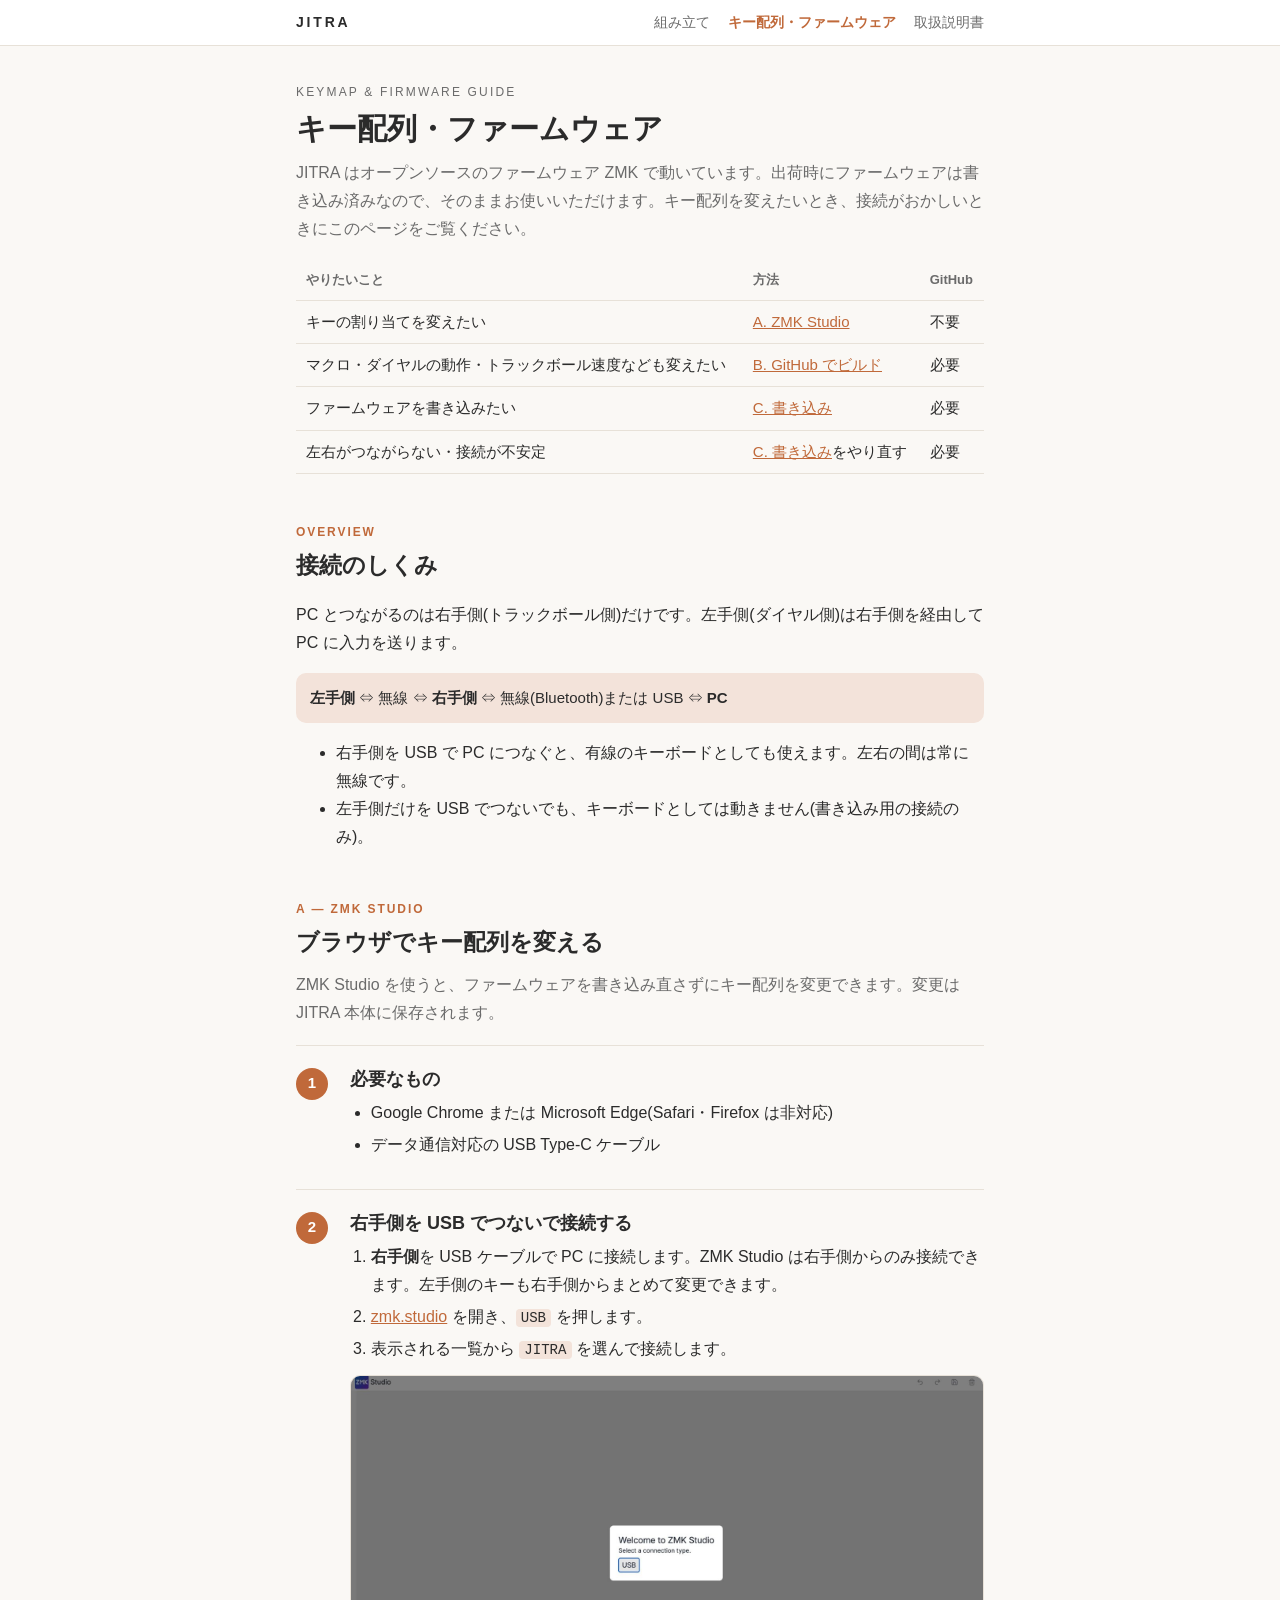
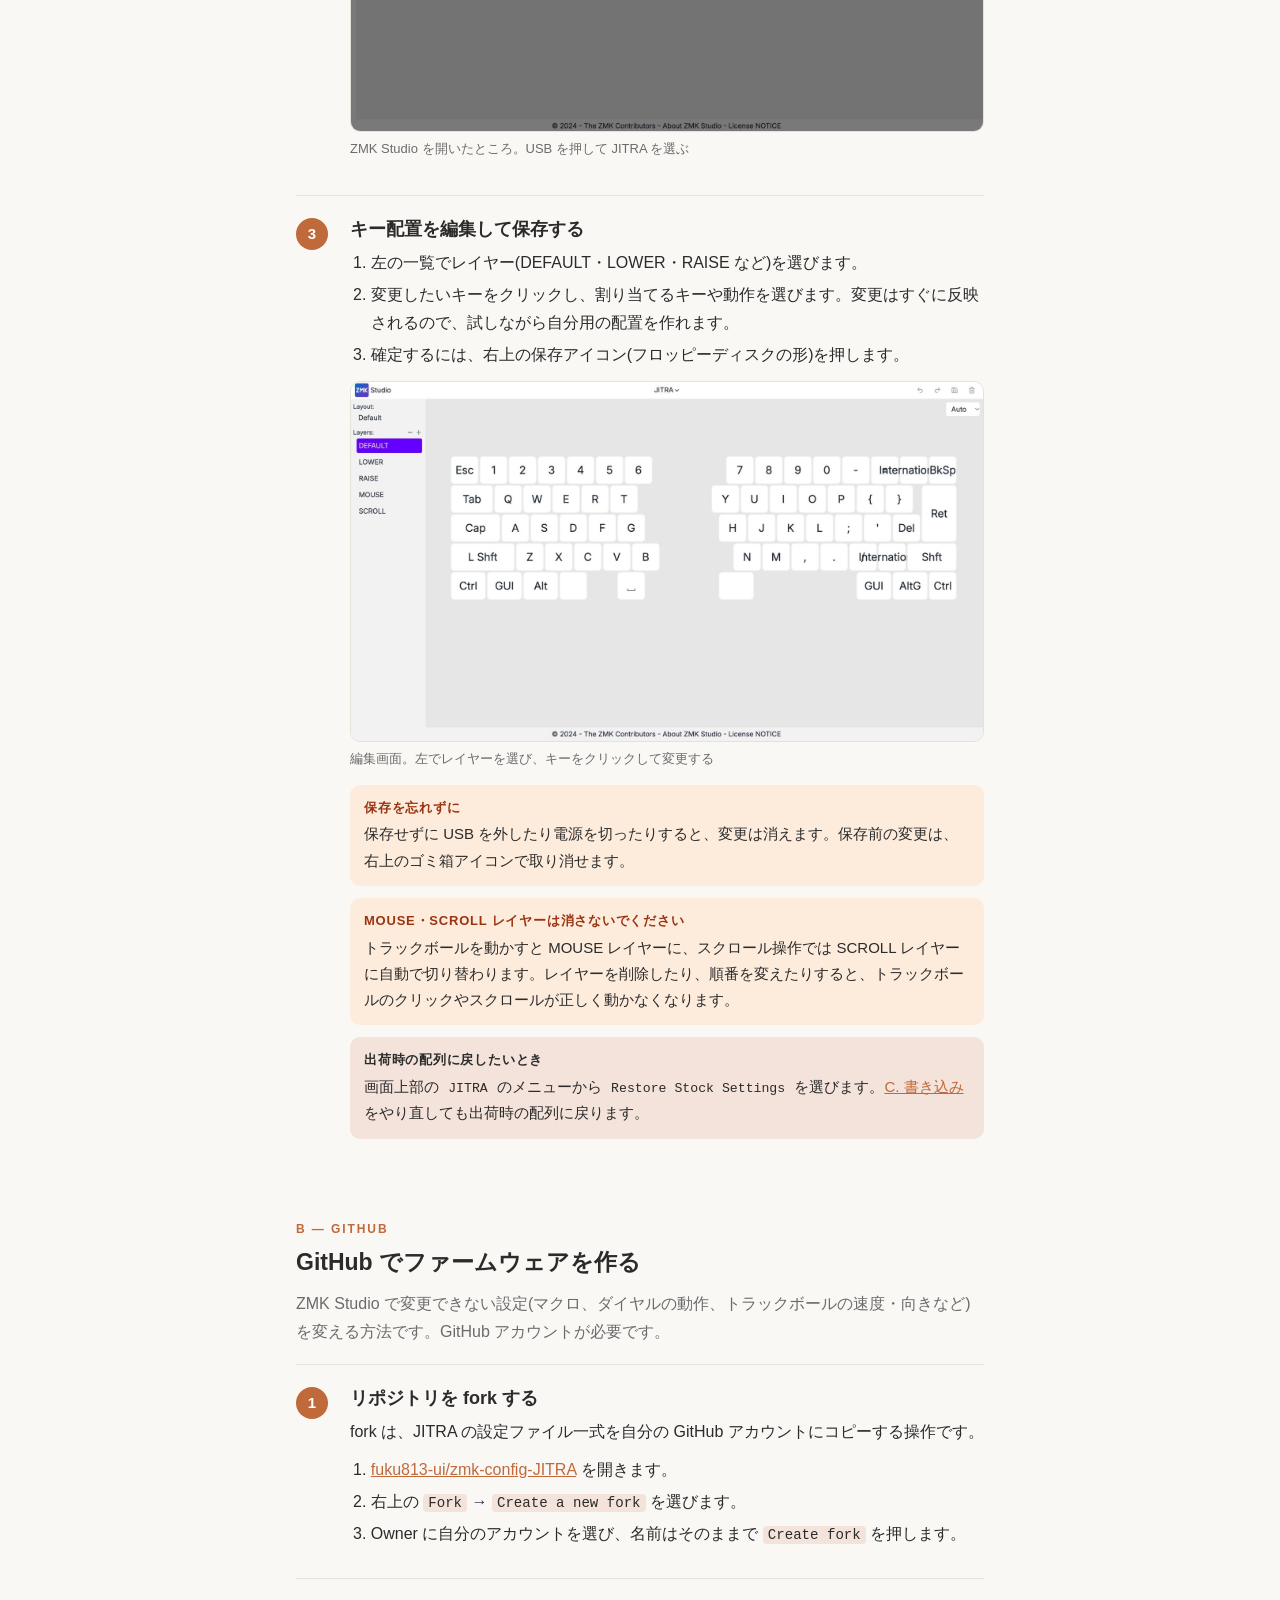
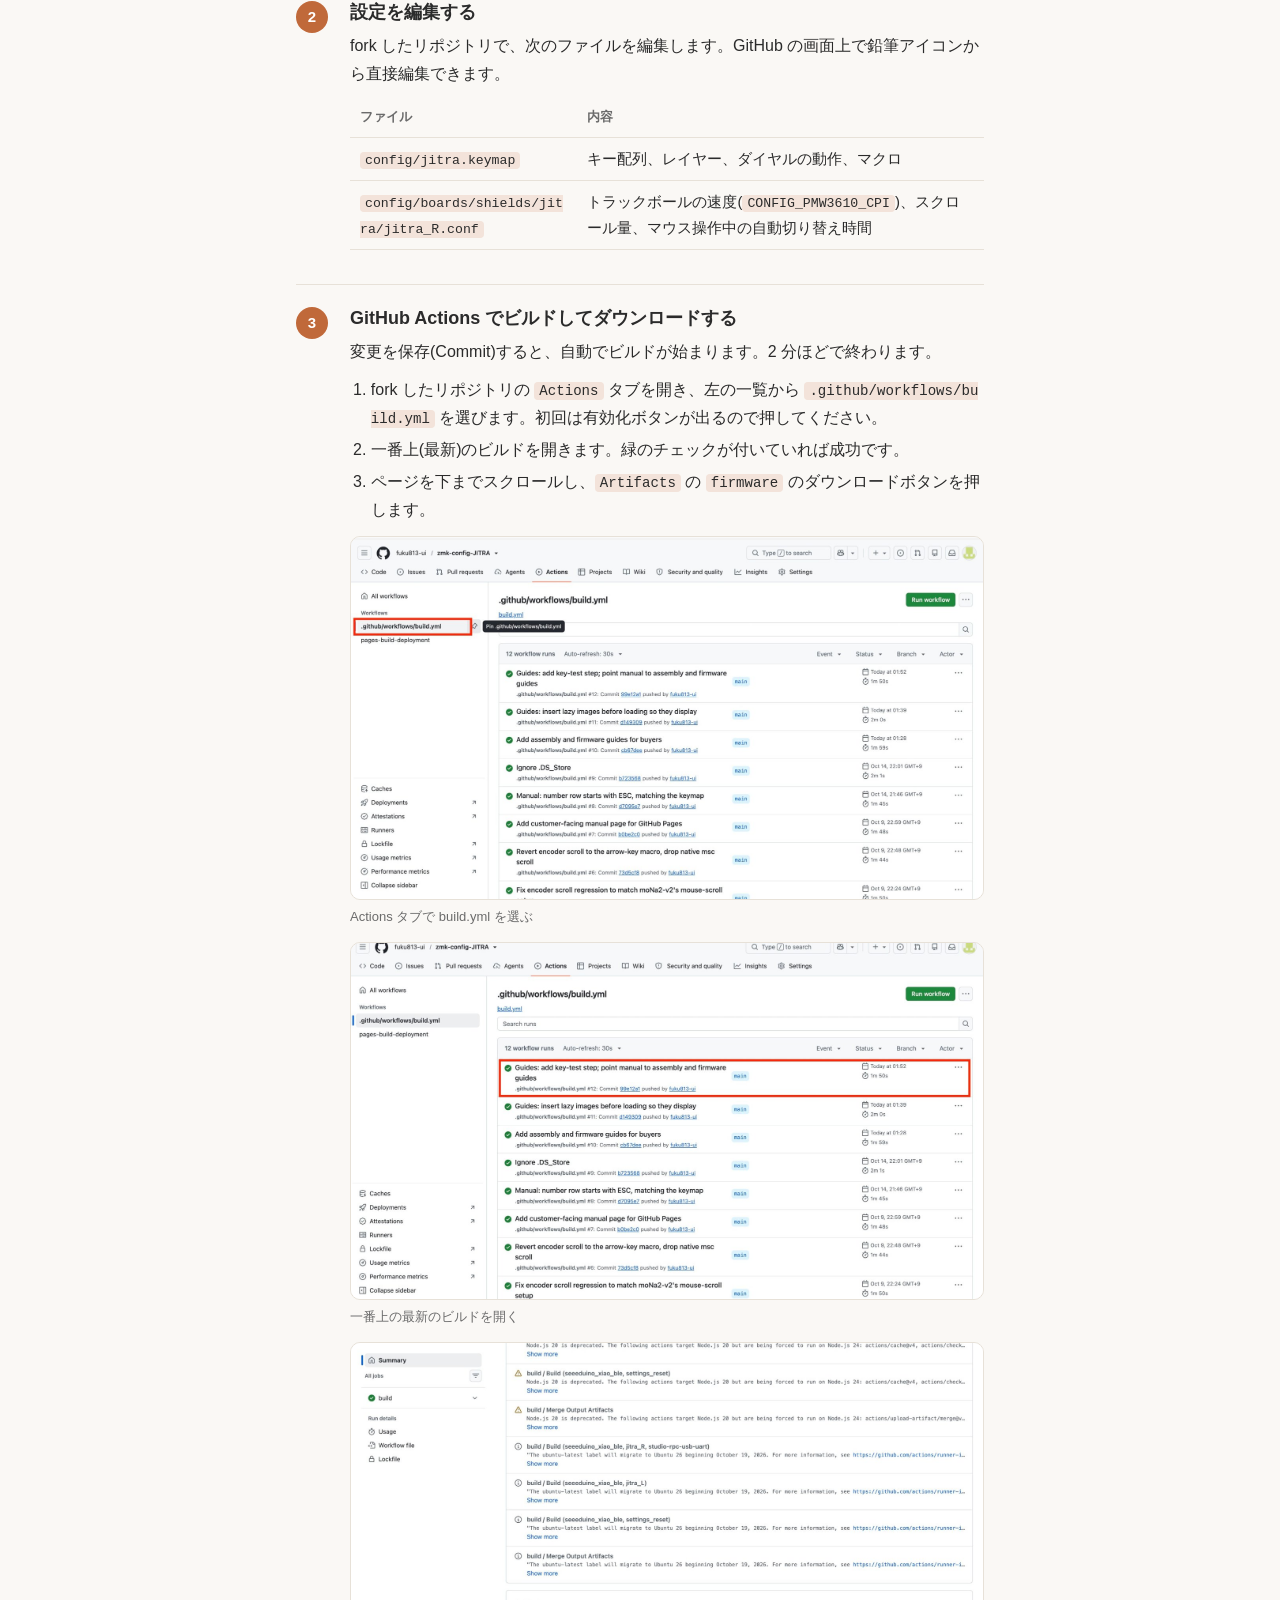
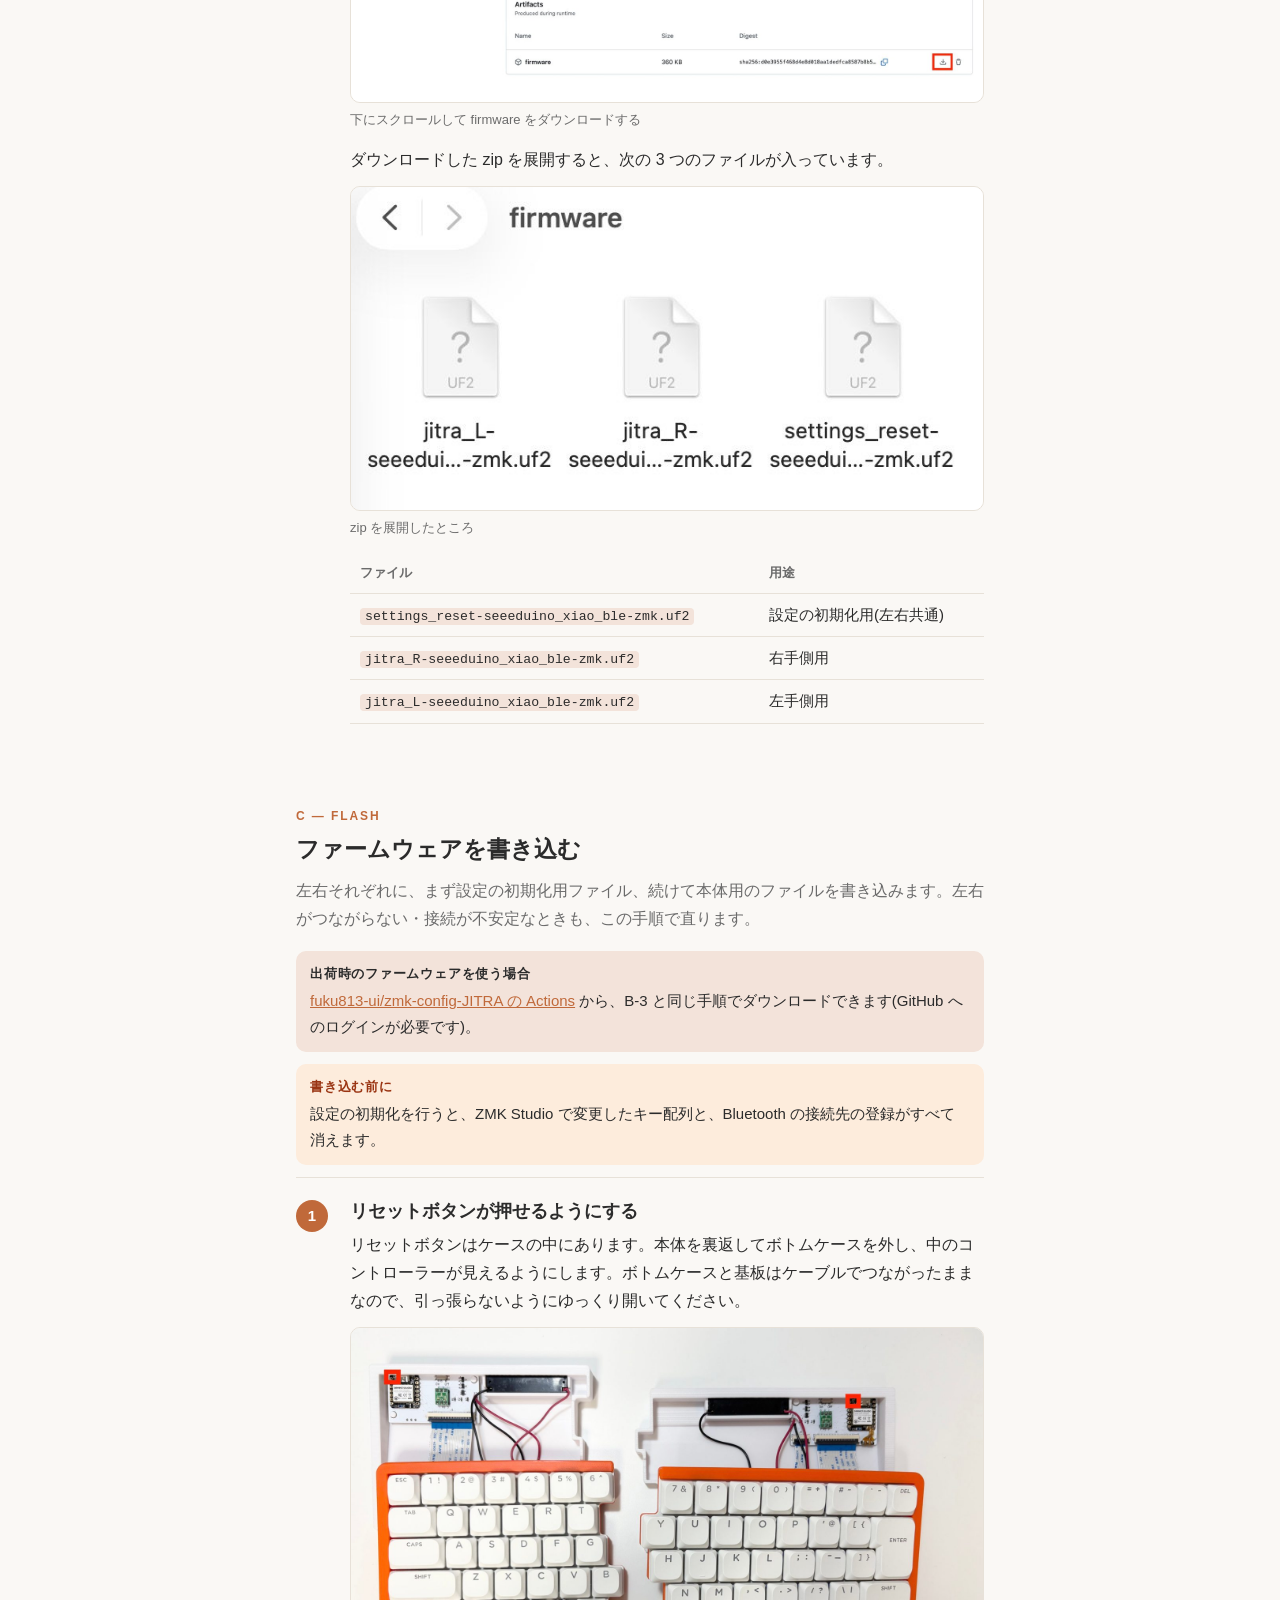
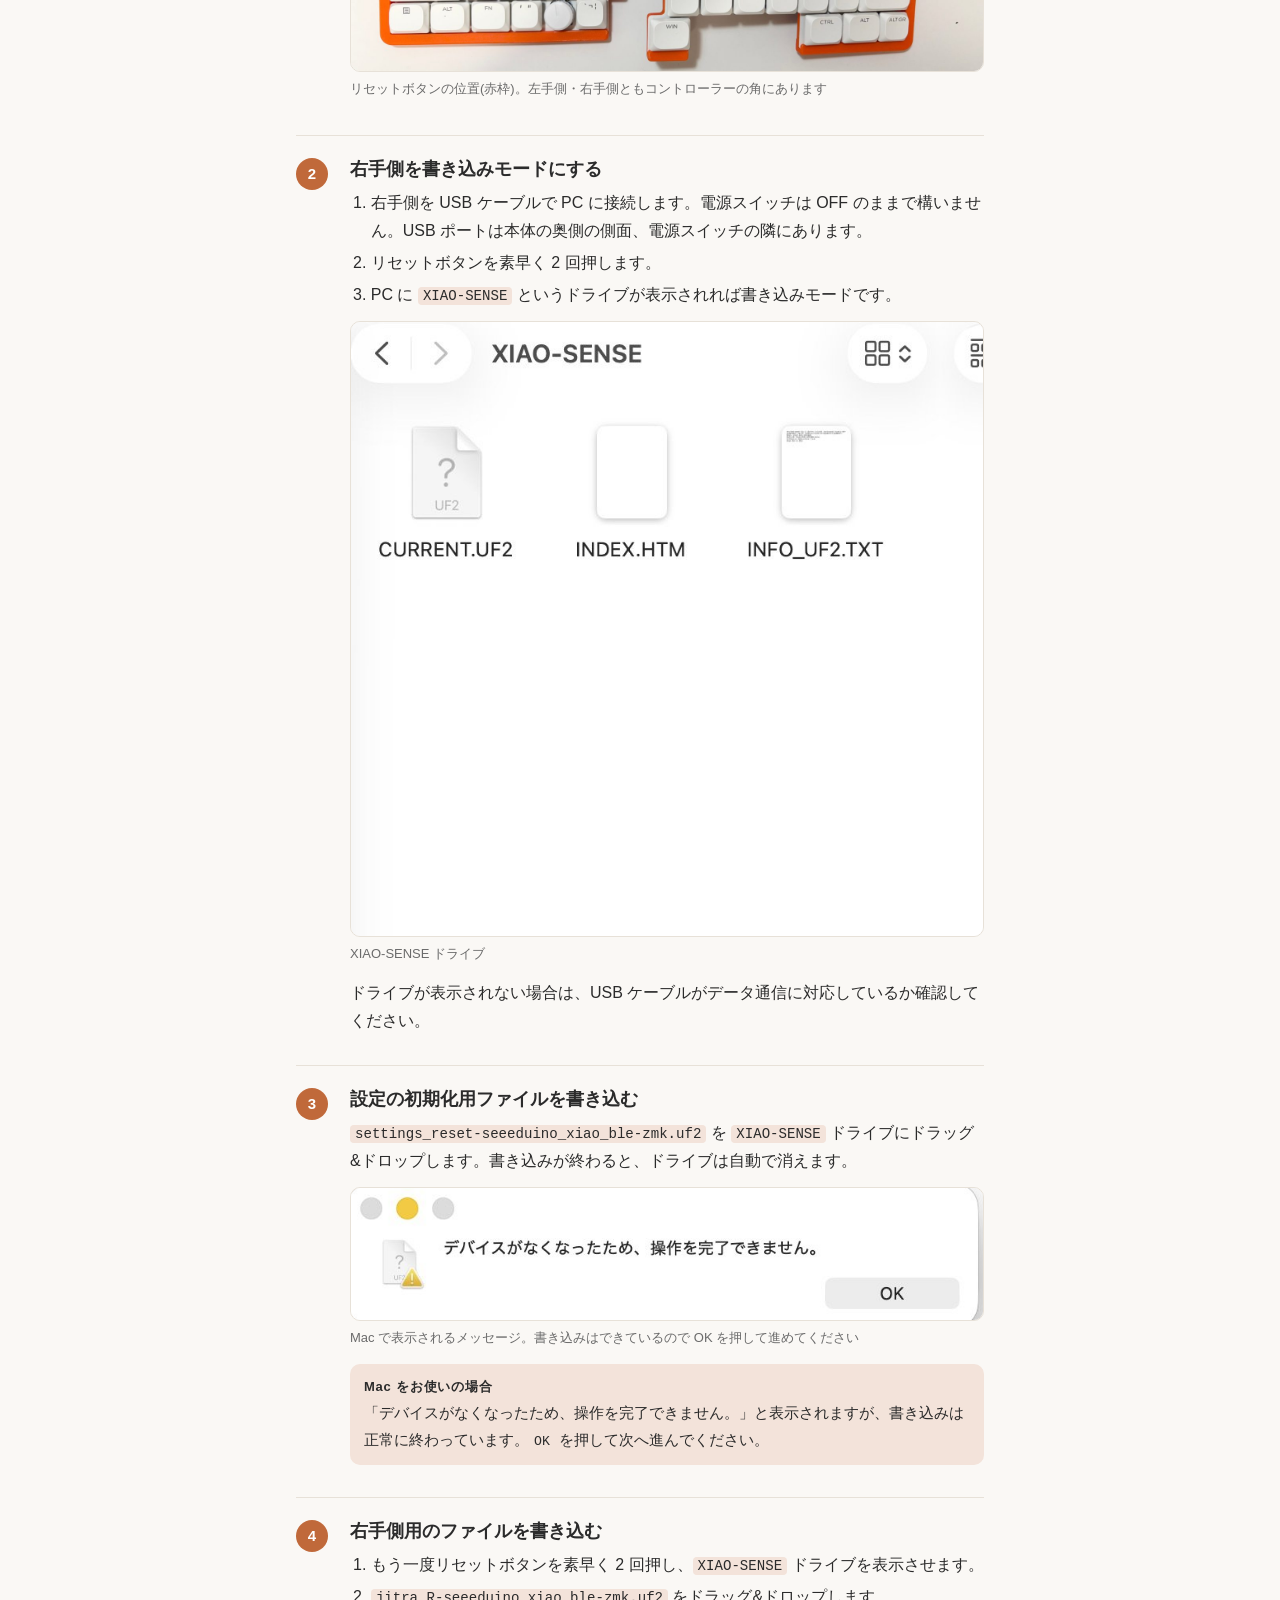
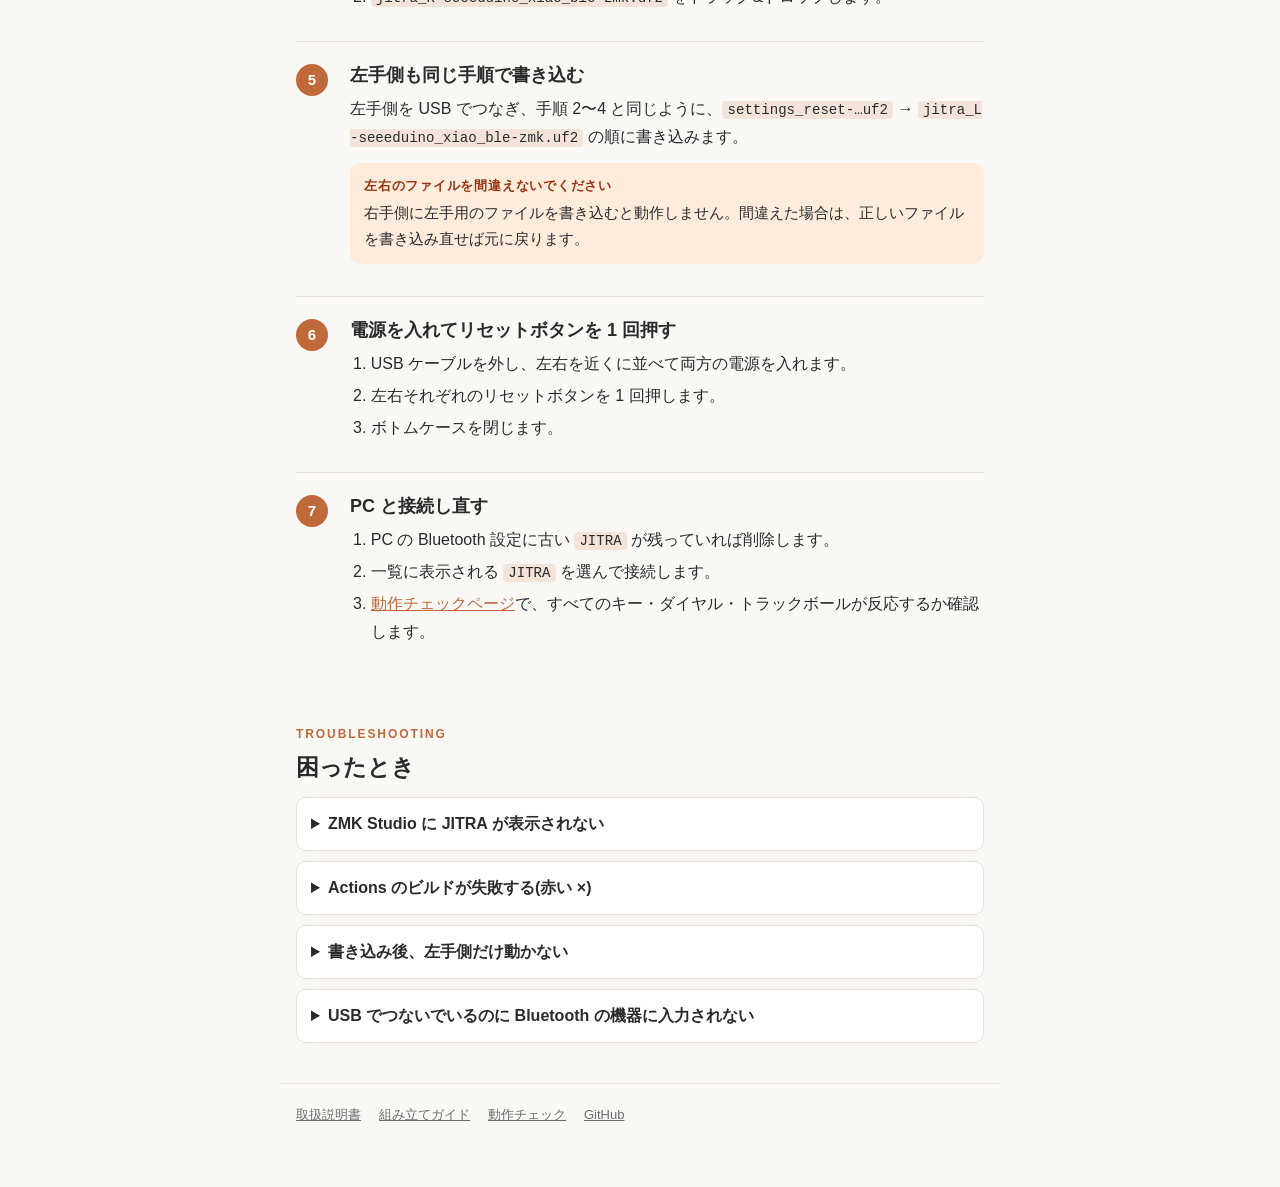
<file: docs/firmware.html>
<!doctype html>
<html lang="ja">
<head>
<meta charset="utf-8">
<meta name="viewport" content="width=device-width, initial-scale=1, viewport-fit=cover">
<title>JITRA キー配列・ファームウェア</title>
<link rel="stylesheet" href="guide.css">
</head>
<body>
<div class="topbar"><div class="in">
  <a class="brand" href="index.html">JITRA</a>
  <a href="assembly.html">組み立て</a>
  <a href="firmware.html" aria-current="page">キー配列・ファームウェア</a>
  <a href="index.html">取扱説明書</a>
</div></div>

<header class="hero">
  <p class="eyebrow">Keymap &amp; firmware guide</p>
  <h1>キー配列・ファームウェア</h1>
  <p>JITRA はオープンソースのファームウェア ZMK で動いています。出荷時にファームウェアは書き込み済みなので、そのままお使いいただけます。キー配列を変えたいとき、接続がおかしいときにこのページをご覧ください。</p>
</header>

<main>
  <div class="tbl"><table>
    <thead><tr><th>やりたいこと</th><th>方法</th><th>GitHub</th></tr></thead>
    <tbody>
      <tr><td>キーの割り当てを変えたい</td><td><a href="#studio">A. ZMK Studio</a></td><td>不要</td></tr>
      <tr><td>マクロ・ダイヤルの動作・トラックボール速度なども変えたい</td><td><a href="#github">B. GitHub でビルド</a></td><td>必要</td></tr>
      <tr><td>ファームウェアを書き込みたい</td><td><a href="#flash">C. 書き込み</a></td><td>必要</td></tr>
      <tr><td>左右がつながらない・接続が不安定</td><td><a href="#reset">C. 書き込み</a>をやり直す</td><td>必要</td></tr>
    </tbody>
  </table></div>

  <section class="part" id="how">
    <p class="label">Overview</p>
    <h2>接続のしくみ</h2>
    <p>PC とつながるのは右手側(トラックボール側)だけです。左手側(ダイヤル側)は右手側を経由して PC に入力を送ります。</p>
    <div class="note">
      <p><strong>左手側</strong> ⇔ 無線 ⇔ <strong>右手側</strong> ⇔ 無線(Bluetooth)または USB ⇔ <strong>PC</strong></p>
    </div>
    <ul>
      <li>右手側を USB で PC につなぐと、有線のキーボードとしても使えます。左右の間は常に無線です。</li>
      <li>左手側だけを USB でつないでも、キーボードとしては動きません(書き込み用の接続のみ)。</li>
    </ul>
  </section>

  <!-- ───────── A ───────── -->
  <section class="part" id="studio">
    <p class="label">A — ZMK Studio</p>
    <h2>ブラウザでキー配列を変える</h2>
    <p class="lead">ZMK Studio を使うと、ファームウェアを書き込み直さずにキー配列を変更できます。変更は JITRA 本体に保存されます。</p>

    <div class="step">
      <div class="n">1</div>
      <div>
        <h3>必要なもの</h3>
        <ul>
          <li>Google Chrome または Microsoft Edge(Safari・Firefox は非対応)</li>
          <li>データ通信対応の USB Type-C ケーブル</li>
        </ul>
      </div>
    </div>

    <div class="step">
      <div class="n">2</div>
      <div>
        <h3>右手側を USB でつないで接続する</h3>
        <ol>
          <li><strong>右手側</strong>を USB ケーブルで PC に接続します。ZMK Studio は右手側からのみ接続できます。左手側のキーも右手側からまとめて変更できます。</li>
          <li><a href="https://zmk.studio/">zmk.studio</a> を開き、<code>USB</code> を押します。</li>
          <li>表示される一覧から <code>JITRA</code> を選んで接続します。</li>
        </ol>
        <figure data-img="assets/guide/f01-studio-connect.jpg"><figcaption>ZMK Studio を開いたところ。USB を押して JITRA を選ぶ</figcaption></figure>
      </div>
    </div>

    <div class="step">
      <div class="n">3</div>
      <div>
        <h3>キー配置を編集して保存する</h3>
        <ol>
          <li>左の一覧でレイヤー(DEFAULT・LOWER・RAISE など)を選びます。</li>
          <li>変更したいキーをクリックし、割り当てるキーや動作を選びます。変更はすぐに反映されるので、試しながら自分用の配置を作れます。</li>
          <li>確定するには、右上の保存アイコン(フロッピーディスクの形)を押します。</li>
        </ol>
        <figure data-img="assets/guide/f02-studio-edit.jpg"><figcaption>編集画面。左でレイヤーを選び、キーをクリックして変更する</figcaption></figure>
        <div class="note warn">
          <strong>保存を忘れずに</strong>
          <p>保存せずに USB を外したり電源を切ったりすると、変更は消えます。保存前の変更は、右上のゴミ箱アイコンで取り消せます。</p>
        </div>
        <div class="note warn">
          <strong>MOUSE・SCROLL レイヤーは消さないでください</strong>
          <p>トラックボールを動かすと MOUSE レイヤーに、スクロール操作では SCROLL レイヤーに自動で切り替わります。レイヤーを削除したり、順番を変えたりすると、トラックボールのクリックやスクロールが正しく動かなくなります。</p>
        </div>
        <div class="note">
          <strong>出荷時の配列に戻したいとき</strong>
          <p>画面上部の <code>JITRA</code> のメニューから <code>Restore Stock Settings</code> を選びます。<a href="#flash">C. 書き込み</a>をやり直しても出荷時の配列に戻ります。</p>
        </div>
      </div>
    </div>
  </section>

  <!-- ───────── B ───────── -->
  <section class="part" id="github">
    <p class="label">B — GitHub</p>
    <h2>GitHub でファームウェアを作る</h2>
    <p class="lead">ZMK Studio で変更できない設定(マクロ、ダイヤルの動作、トラックボールの速度・向きなど)を変える方法です。GitHub アカウントが必要です。</p>

    <div class="step">
      <div class="n">1</div>
      <div>
        <h3>リポジトリを fork する</h3>
        <p>fork は、JITRA の設定ファイル一式を自分の GitHub アカウントにコピーする操作です。</p>
        <ol>
          <li><a href="https://github.com/fuku813-ui/zmk-config-JITRA">fuku813-ui/zmk-config-JITRA</a> を開きます。</li>
          <li>右上の <code>Fork</code> → <code>Create a new fork</code> を選びます。</li>
          <li>Owner に自分のアカウントを選び、名前はそのままで <code>Create fork</code> を押します。</li>
        </ol>
      </div>
    </div>

    <div class="step">
      <div class="n">2</div>
      <div>
        <h3>設定を編集する</h3>
        <p>fork したリポジトリで、次のファイルを編集します。GitHub の画面上で鉛筆アイコンから直接編集できます。</p>
        <div class="tbl"><table>
          <thead><tr><th>ファイル</th><th>内容</th></tr></thead>
          <tbody>
            <tr><td><code>config/jitra.keymap</code></td><td>キー配列、レイヤー、ダイヤルの動作、マクロ</td></tr>
            <tr><td><code>config/boards/shields/jitra/jitra_R.conf</code></td><td>トラックボールの速度(<code>CONFIG_PMW3610_CPI</code>)、スクロール量、マウス操作中の自動切り替え時間</td></tr>
          </tbody>
        </table></div>
      </div>
    </div>

    <div class="step" id="download">
      <div class="n">3</div>
      <div>
        <h3>GitHub Actions でビルドしてダウンロードする</h3>
        <p>変更を保存(Commit)すると、自動でビルドが始まります。2 分ほどで終わります。</p>
        <ol>
          <li>fork したリポジトリの <code>Actions</code> タブを開き、左の一覧から <code>.github/workflows/build.yml</code> を選びます。初回は有効化ボタンが出るので押してください。</li>
          <li>一番上(最新)のビルドを開きます。緑のチェックが付いていれば成功です。</li>
          <li>ページを下までスクロールし、<code>Artifacts</code> の <code>firmware</code> のダウンロードボタンを押します。</li>
        </ol>
        <figure data-img="assets/guide/f03-actions-workflow.jpg"><figcaption>Actions タブで build.yml を選ぶ</figcaption></figure>
        <figure data-img="assets/guide/f04-actions-latest.jpg"><figcaption>一番上の最新のビルドを開く</figcaption></figure>
        <figure data-img="assets/guide/f05-actions-download.jpg"><figcaption>下にスクロールして firmware をダウンロードする</figcaption></figure>
        <p>ダウンロードした zip を展開すると、次の 3 つのファイルが入っています。</p>
        <figure class="fit" data-img="assets/guide/f06-unzip.jpg"><figcaption>zip を展開したところ</figcaption></figure>
        <div class="tbl"><table>
          <thead><tr><th>ファイル</th><th>用途</th></tr></thead>
          <tbody>
            <tr><td><code>settings_reset-seeeduino_xiao_ble-zmk.uf2</code></td><td>設定の初期化用(左右共通)</td></tr>
            <tr><td><code>jitra_R-seeeduino_xiao_ble-zmk.uf2</code></td><td>右手側用</td></tr>
            <tr><td><code>jitra_L-seeeduino_xiao_ble-zmk.uf2</code></td><td>左手側用</td></tr>
          </tbody>
        </table></div>
      </div>
    </div>
  </section>

  <!-- ───────── C ───────── -->
  <section class="part" id="flash">
    <p class="label">C — Flash</p>
    <h2 id="reset">ファームウェアを書き込む</h2>
    <p class="lead">左右それぞれに、まず設定の初期化用ファイル、続けて本体用のファイルを書き込みます。左右がつながらない・接続が不安定なときも、この手順で直ります。</p>

    <div class="note">
      <strong>出荷時のファームウェアを使う場合</strong>
      <p><a href="https://github.com/fuku813-ui/zmk-config-JITRA/actions">fuku813-ui/zmk-config-JITRA の Actions</a> から、B-3 と同じ手順でダウンロードできます(GitHub へのログインが必要です)。</p>
    </div>
    <div class="note warn">
      <strong>書き込む前に</strong>
      <p>設定の初期化を行うと、ZMK Studio で変更したキー配列と、Bluetooth の接続先の登録がすべて消えます。</p>
    </div>

    <div class="step">
      <div class="n">1</div>
      <div>
        <h3>リセットボタンが押せるようにする</h3>
        <p>リセットボタンはケースの中にあります。本体を裏返してボトムケースを外し、中のコントローラーが見えるようにします。ボトムケースと基板はケーブルでつながったままなので、引っ張らないようにゆっくり開いてください。</p>
        <figure data-img="assets/guide/f07-reset-button.jpg"><figcaption>リセットボタンの位置(赤枠)。左手側・右手側ともコントローラーの角にあります</figcaption></figure>
      </div>
    </div>

    <div class="step">
      <div class="n">2</div>
      <div>
        <h3>右手側を書き込みモードにする</h3>
        <ol>
          <li>右手側を USB ケーブルで PC に接続します。電源スイッチは OFF のままで構いません。USB ポートは本体の奥側の側面、電源スイッチの隣にあります。</li>
          <li>リセットボタンを素早く 2 回押します。</li>
          <li>PC に <code>XIAO-SENSE</code> というドライブが表示されれば書き込みモードです。</li>
        </ol>
        <figure class="fit" data-img="assets/guide/f08-xiao-drive.jpg"><figcaption>XIAO-SENSE ドライブ</figcaption></figure>
        <p>ドライブが表示されない場合は、USB ケーブルがデータ通信に対応しているか確認してください。</p>
      </div>
    </div>

    <div class="step">
      <div class="n">3</div>
      <div>
        <h3>設定の初期化用ファイルを書き込む</h3>
        <p><code>settings_reset-seeeduino_xiao_ble-zmk.uf2</code> を <code>XIAO-SENSE</code> ドライブにドラッグ&amp;ドロップします。書き込みが終わると、ドライブは自動で消えます。</p>
        <figure class="fit" data-img="assets/guide/f09-mac-error.jpg"><figcaption>Mac で表示されるメッセージ。書き込みはできているので OK を押して進めてください</figcaption></figure>
        <div class="note">
          <strong>Mac をお使いの場合</strong>
          <p>「デバイスがなくなったため、操作を完了できません。」と表示されますが、書き込みは正常に終わっています。<code>OK</code> を押して次へ進んでください。</p>
        </div>
      </div>
    </div>

    <div class="step">
      <div class="n">4</div>
      <div>
        <h3>右手側用のファイルを書き込む</h3>
        <ol>
          <li>もう一度リセットボタンを素早く 2 回押し、<code>XIAO-SENSE</code> ドライブを表示させます。</li>
          <li><code>jitra_R-seeeduino_xiao_ble-zmk.uf2</code> をドラッグ&amp;ドロップします。</li>
        </ol>
      </div>
    </div>

    <div class="step">
      <div class="n">5</div>
      <div>
        <h3>左手側も同じ手順で書き込む</h3>
        <p>左手側を USB でつなぎ、手順 2〜4 と同じように、<code>settings_reset-…uf2</code> → <code>jitra_L-seeeduino_xiao_ble-zmk.uf2</code> の順に書き込みます。</p>
        <div class="note warn">
          <strong>左右のファイルを間違えないでください</strong>
          <p>右手側に左手用のファイルを書き込むと動作しません。間違えた場合は、正しいファイルを書き込み直せば元に戻ります。</p>
        </div>
      </div>
    </div>

    <div class="step">
      <div class="n">6</div>
      <div>
        <h3>電源を入れてリセットボタンを 1 回押す</h3>
        <ol>
          <li>USB ケーブルを外し、左右を近くに並べて両方の電源を入れます。</li>
          <li>左右それぞれのリセットボタンを 1 回押します。</li>
          <li>ボトムケースを閉じます。</li>
        </ol>
      </div>
    </div>

    <div class="step">
      <div class="n">7</div>
      <div>
        <h3>PC と接続し直す</h3>
        <ol>
          <li>PC の Bluetooth 設定に古い <code>JITRA</code> が残っていれば削除します。</li>
          <li>一覧に表示される <code>JITRA</code> を選んで接続します。</li>
          <li><a href="keytest.html">動作チェックページ</a>で、すべてのキー・ダイヤル・トラックボールが反応するか確認します。</li>
        </ol>
      </div>
    </div>
  </section>

  <section class="part" id="trouble">
    <p class="label">Troubleshooting</p>
    <h2>困ったとき</h2>
    <details>
      <summary>ZMK Studio に JITRA が表示されない</summary>
      <div><p>Chrome か Edge を使っているか、右手側を接続しているか、USB ケーブルがデータ通信対応かを確認してください。</p></div>
    </details>
    <details>
      <summary>Actions のビルドが失敗する(赤い ×)</summary>
      <div><p>編集したファイルの書き方に誤りがある可能性が高いです。失敗したビルドを開くとエラーの行が表示されます。直前の変更を元に戻すと再びビルドできます。</p></div>
    </details>
    <details>
      <summary>書き込み後、左手側だけ動かない</summary>
      <div><p>左右とも settings_reset から順に書き込み直し、手順 6 で左右を近くに並べた状態で電源を入れてください。</p></div>
    </details>
    <details>
      <summary>USB でつないでいるのに Bluetooth の機器に入力されない</summary>
      <div><p>右手側を USB で PC につなぐと、入力は USB 側に送られます。Bluetooth で使うときは USB ケーブルを外してください。</p></div>
    </details>
  </section>
</main>

<footer>
  <a href="index.html">取扱説明書</a>
  <a href="assembly.html">組み立てガイド</a>
  <a href="keytest.html">動作チェック</a>
  <a href="https://github.com/fuku813-ui/zmk-config-JITRA">GitHub</a>
</footer>

<script>
document.querySelectorAll('figure[data-img]').forEach(function (f) {
  var src = f.getAttribute('data-img');
  var cap = f.querySelector('figcaption');
  var img = new Image();
  img.alt = cap ? cap.textContent : '';
  img.loading = 'lazy';
  img.onerror = function () {
    var ph = document.createElement('div');
    ph.className = 'ph';
    ph.innerHTML = '<div><b></b><span></span></div>';
    ph.querySelector('b').textContent = src.split('/').pop();
    ph.querySelector('span').textContent = '写真:' + img.alt;
    f.replaceChild(ph, img);
  };
  // lazy の画像は DOM に入れないと読み込まれないので、先に挿入する
  f.insertBefore(img, cap);
  img.src = src;
});
</script>
</body>
</html>
</file>
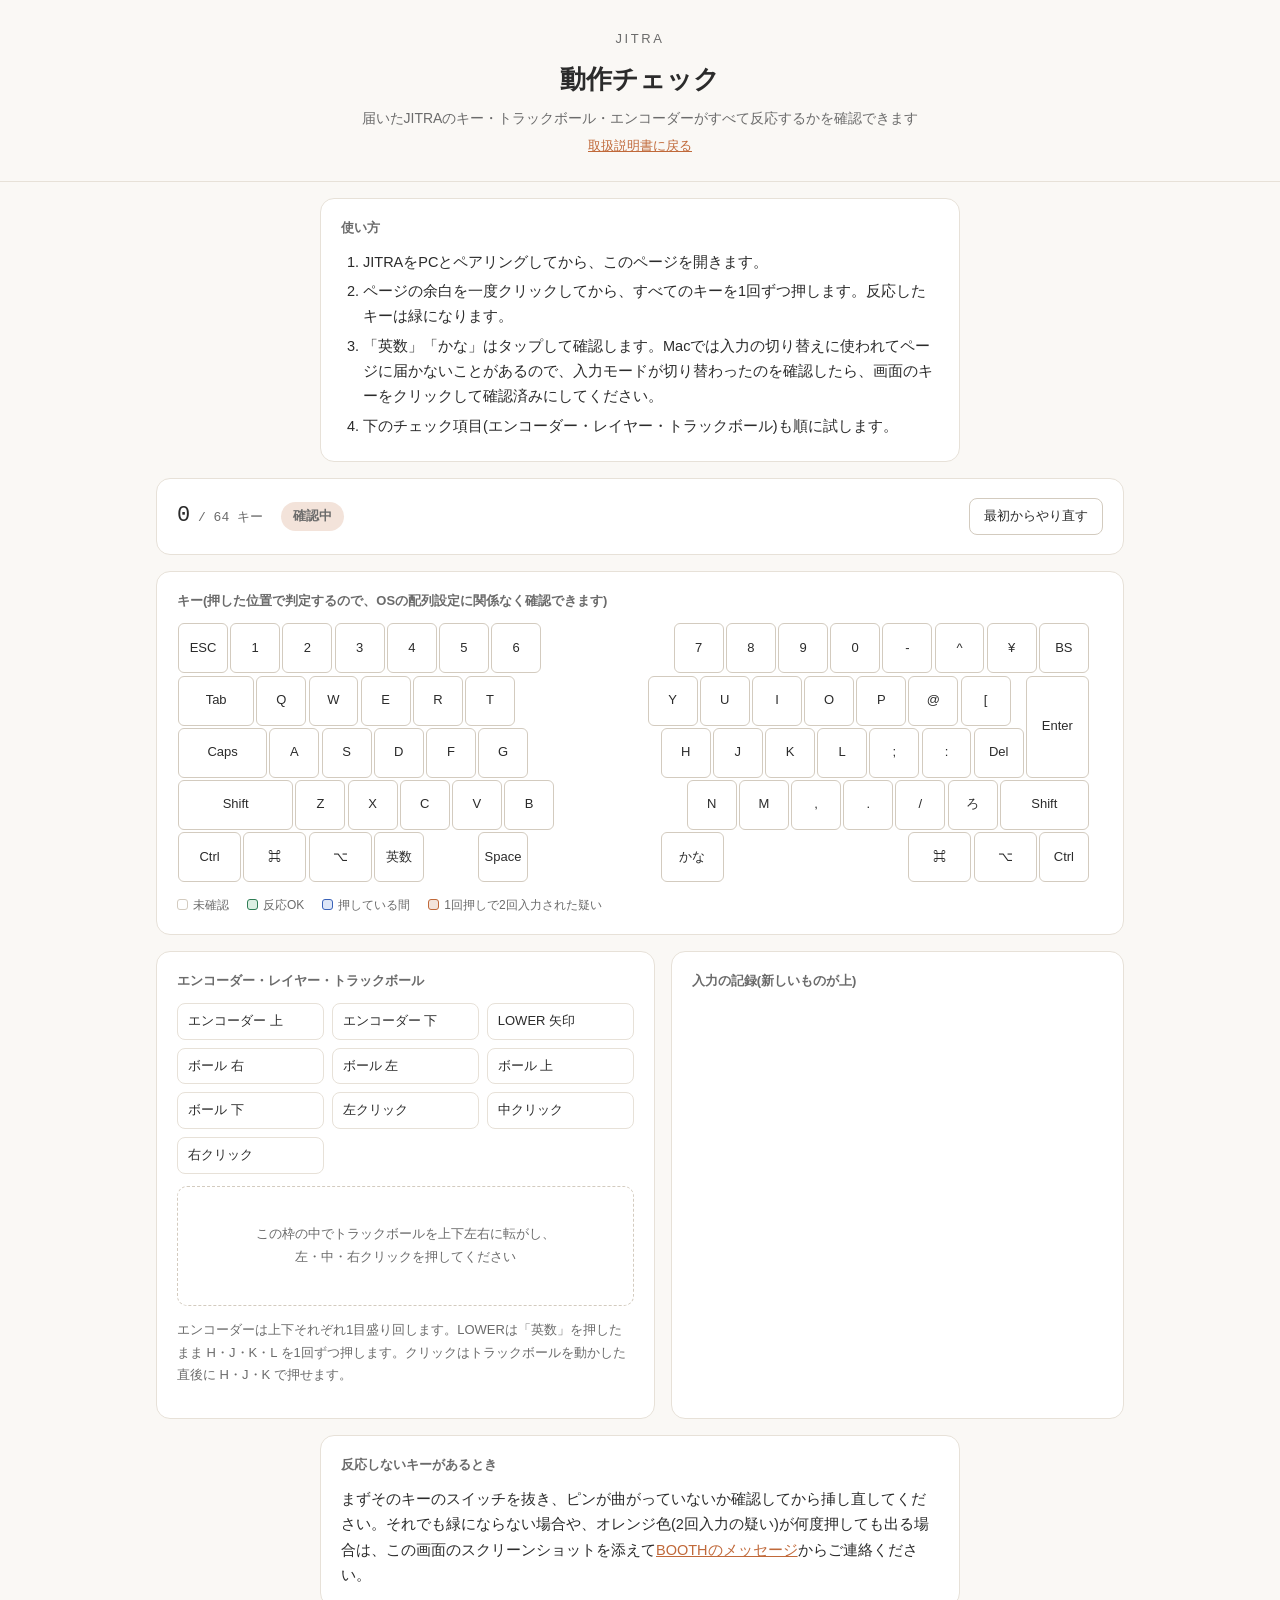
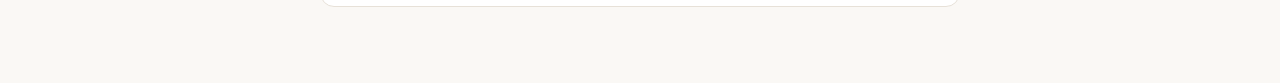
<file: docs/keytest.html>
<!DOCTYPE html>
<html lang="ja">
<head>
<meta charset="UTF-8">
<meta name="viewport" content="width=device-width, initial-scale=1.0">
<title>JITRA 動作チェック</title>
<style>
  :root {
    --bg: #faf8f5;
    --card: #ffffff;
    --text: #2b2b2b;
    --muted: #6b6b6b;
    --accent: #c0693a;
    --accent-soft: #f3e3da;
    --line: #e7e1d8;
    --key: #ffffff;
    --key-edge: #d3cbbf;
    --ok: #2f7d55;
    --ok-bg: #dcefe3;
    --live: #3a62b8;
    --live-bg: #dde6f7;
    --mono: ui-monospace, "SF Mono", Menlo, Consolas, monospace;
  }
  @media (prefers-color-scheme: dark) {
    :root {
      --bg: #1c1a18;
      --card: #262320;
      --text: #ece7e1;
      --muted: #aba39a;
      --accent: #e08a5f;
      --accent-soft: #3a2c23;
      --line: #3a342d;
      --key: #2c2825;
      --key-edge: #4a433b;
      --ok: #6fcf98;
      --ok-bg: #1f3a2b;
      --live: #8fb0ff;
      --live-bg: #23305a;
    }
  }
  * { box-sizing: border-box; }
  body {
    margin: 0;
    background: var(--bg);
    color: var(--text);
    font-family: -apple-system, BlinkMacSystemFont, "Hiragino Sans", "Yu Gothic", sans-serif;
    line-height: 1.75;
    padding-bottom: 60px;
  }
  header {
    padding: 28px 16px 22px;
    text-align: center;
    border-bottom: 1px solid var(--line);
  }
  header .logo { font-size: 13px; letter-spacing: 0.2em; color: var(--muted); }
  header h1 { margin: 6px 0 4px; font-size: 26px; }
  header p { margin: 0; color: var(--muted); font-size: 14px; }
  header a { color: var(--accent); font-size: 13px; }
  main { max-width: 1000px; margin: 0 auto; padding: 0 16px; }
  .card {
    background: var(--card);
    border: 1px solid var(--line);
    border-radius: 14px;
    padding: 18px 20px;
    margin: 16px 0;
  }
  .narrow { max-width: 640px; margin-left: auto; margin-right: auto; }
  ol.how { margin: 0; padding-left: 22px; font-size: 14.5px; }
  ol.how li { margin-bottom: 4px; }
  .status { display: flex; flex-wrap: wrap; align-items: center; gap: 12px 18px; }
  .count { font-size: 22px; font-variant-numeric: tabular-nums; font-family: var(--mono); }
  .count small { font-size: 13px; color: var(--muted); }
  .pill { font-size: 13px; font-weight: 600; padding: 3px 12px; border-radius: 999px; background: var(--accent-soft); color: var(--muted); }
  .pill.pass { background: var(--ok-bg); color: var(--ok); }
  .pill.warn { background: var(--accent-soft); color: var(--accent); }
  .status button { margin-left: auto; }
  button {
    font: inherit; font-size: 13px; padding: 6px 14px; border-radius: 8px;
    border: 1px solid var(--key-edge); background: var(--card); color: var(--text); cursor: pointer;
  }
  button:hover { border-color: var(--accent); }
  button:focus-visible { outline: 2px solid var(--accent); outline-offset: 2px; }
  .label { font-size: 13px; font-weight: 600; color: var(--muted); margin: 0 0 10px; }
  .boardscroll { overflow-x: auto; }
  .board { position: relative; width: 100%; min-width: 600px; aspect-ratio: 1775 / 500; }
  .k {
    position: absolute; border: 1px solid var(--key-edge); border-radius: 6px; background: var(--key);
    display: flex; align-items: center; justify-content: center; text-align: center;
    font-size: clamp(10px, 1.25vw, 13px); line-height: 1.15; cursor: pointer; user-select: none;
    transition: background .08s, border-color .08s;
  }
  .k.ok { background: var(--ok-bg); border-color: var(--ok); color: var(--ok); }
  .k.chat { background: var(--accent-soft); border-color: var(--accent); color: var(--accent); }
  .k.down { background: var(--live-bg); border-color: var(--live); color: var(--live); transform: translateY(1px); }
  .legend { display: flex; flex-wrap: wrap; gap: 6px 18px; font-size: 12px; color: var(--muted); margin-top: 12px; }
  .sw { display: inline-block; width: 11px; height: 11px; border-radius: 3px; border: 1px solid; vertical-align: -1px; margin-right: 5px; }
  .grid2 { display: grid; grid-template-columns: minmax(0, 1.1fr) minmax(0, 1fr); gap: 16px; }
  .grid2 .card { margin: 0; }
  @media (max-width: 760px) { .grid2 { grid-template-columns: minmax(0, 1fr); } }
  .checks { display: grid; grid-template-columns: repeat(auto-fill, minmax(140px, 1fr)); gap: 8px; }
  .chk { border: 1px solid var(--line); border-radius: 8px; padding: 6px 10px; font-size: 13px; }
  .chk.ok { border-color: var(--ok); background: var(--ok-bg); color: var(--ok); }
  .pad {
    margin-top: 12px; border: 1px dashed var(--key-edge); border-radius: 10px; height: 120px;
    display: flex; align-items: center; justify-content: center; color: var(--muted);
    font-size: 13px; text-align: center; padding: 8px; cursor: crosshair; user-select: none;
  }
  .log { font-family: var(--mono); font-size: 12px; margin: 0; padding: 0; list-style: none; min-height: 170px; }
  .log li { display: grid; grid-template-columns: minmax(0, 1fr) minmax(0, 1fr); gap: 8px; padding: 2px 0; border-bottom: 1px solid var(--line); }
  .log li.unk { color: var(--accent); }
  .note { font-size: 13px; color: var(--muted); }
  .result { display: none; }
  .result.show { display: block; }
  a { color: var(--accent); }
  @media (prefers-reduced-motion: reduce) { .k { transition: none; } }
</style>
</head>
<body>

<header>
  <div class="logo">JITRA</div>
  <h1>動作チェック</h1>
  <p>届いたJITRAのキー・トラックボール・エンコーダーがすべて反応するかを確認できます</p>
  <a href="./">取扱説明書に戻る</a>
</header>

<main>

  <div class="card narrow">
    <p class="label">使い方</p>
    <ol class="how">
      <li>JITRAをPCとペアリングしてから、このページを開きます。</li>
      <li>ページの余白を一度クリックしてから、すべてのキーを1回ずつ押します。反応したキーは緑になります。</li>
      <li>「英数」「かな」はタップして確認します。Macでは入力の切り替えに使われてページに届かないことがあるので、入力モードが切り替わったのを確認したら、画面のキーをクリックして確認済みにしてください。</li>
      <li>下のチェック項目(エンコーダー・レイヤー・トラックボール)も順に試します。</li>
    </ol>
  </div>

  <div class="card">
    <div class="status">
      <div class="count"><span id="done">0</span><small> / 64 キー</small></div>
      <span class="pill" id="verdict">確認中</span>
      <button id="reset" type="button">最初からやり直す</button>
    </div>
  </div>

  <div class="card">
    <p class="label">キー(押した位置で判定するので、OSの配列設定に関係なく確認できます)</p>
    <div class="boardscroll"><div class="board" id="board"></div></div>
    <div class="legend">
      <span><i class="sw" style="background:var(--key);border-color:var(--key-edge)"></i>未確認</span>
      <span><i class="sw" style="background:var(--ok-bg);border-color:var(--ok)"></i>反応OK</span>
      <span><i class="sw" style="background:var(--live-bg);border-color:var(--live)"></i>押している間</span>
      <span><i class="sw" style="background:var(--accent-soft);border-color:var(--accent)"></i>1回押しで2回入力された疑い</span>
    </div>
  </div>

  <div class="grid2">
    <div class="card">
      <p class="label">エンコーダー・レイヤー・トラックボール</p>
      <div class="checks" id="checks"></div>
      <div class="pad" id="pad">この枠の中でトラックボールを上下左右に転がし、<br>左・中・右クリックを押してください</div>
      <p class="note">エンコーダーは上下それぞれ1目盛り回します。LOWERは「英数」を押したまま H・J・K・L を1回ずつ押します。クリックはトラックボールを動かした直後に H・J・K で押せます。</p>
    </div>
    <div class="card">
      <p class="label">入力の記録(新しいものが上)</p>
      <ul class="log" id="log"></ul>
    </div>
  </div>

  <div class="card narrow result" id="result-ok">
    <p style="margin:0"><strong style="color:var(--ok)">すべての確認が終わりました。</strong> 問題なくお使いいただけます。</p>
  </div>
  <div class="card narrow">
    <p class="label">反応しないキーがあるとき</p>
    <p style="margin:0;font-size:14.5px">まずそのキーのスイッチを抜き、ピンが曲がっていないか確認してから挿し直してください。それでも緑にならない場合や、オレンジ色(2回入力の疑い)が何度押しても出る場合は、この画面のスクリーンショットを添えて<a href="https://booth.pm/ja/items/8878345" target="_blank" rel="noopener">BOOTHのメッセージ</a>からご連絡ください。</p>
  </div>

</main>

<script>
const P = [];
[0,100,200,300,400,500,600,950,1050,1150,1250,1350,1450,1550,1650].forEach(x => P.push([x,0,100,100]));
P.push([0,100,150,100]); [150,250,350,450,550,900,1000,1100,1200,1300,1400,1500].forEach(x => P.push([x,100,100,100])); P.push([1625,100,125,200]);
P.push([0,200,175,100]); [175,275,375,475,575,925,1025,1125,1225,1325,1425,1525].forEach(x => P.push([x,200,100,100]));
P.push([0,300,225,100]); [225,325,425,525,625,975,1075,1175,1275,1375,1475].forEach(x => P.push([x,300,100,100])); P.push([1575,300,175,100]);
[[0,125],[125,125],[250,125],[375,100],[575,100],[925,125],[1400,125],[1525,125],[1650,100]].forEach(a => P.push([a[0],400,a[1],100]));

const D = [
["ESC","Escape"],["1","Digit1"],["2","Digit2"],["3","Digit3"],["4","Digit4"],["5","Digit5"],["6","Digit6"],
["7","Digit7"],["8","Digit8"],["9","Digit9"],["0","Digit0"],["-","Minus"],["^","Equal"],["¥","IntlYen"],["BS","Backspace"],
["Tab","Tab"],["Q","KeyQ"],["W","KeyW"],["E","KeyE"],["R","KeyR"],["T","KeyT"],
["Y","KeyY"],["U","KeyU"],["I","KeyI"],["O","KeyO"],["P","KeyP"],["@","BracketLeft"],["[","BracketRight"],["Enter","Enter"],
["Caps","CapsLock"],["A","KeyA"],["S","KeyS"],["D","KeyD"],["F","KeyF"],["G","KeyG"],
["H","KeyH"],["J","KeyJ"],["K","KeyK"],["L","KeyL"],[";","Semicolon"],[":","Quote"],["Del","Delete|Backslash"],
["Shift","ShiftLeft"],["Z","KeyZ"],["X","KeyX"],["C","KeyC"],["V","KeyV"],["B","KeyB"],
["N","KeyN"],["M","KeyM"],[",","Comma"],[".","Period"],["/","Slash"],["ろ","IntlRo"],["Shift","ShiftRight"],
["Ctrl","ControlLeft"],["⌘","MetaLeft"],["⌥","AltLeft"],["英数","Lang2"],["Space","Space"],
["かな","Lang1"],["⌘","MetaRight"],["⌥","AltRight"],["Ctrl","ControlRight"]];
const ALT = {
  58: { keys: ["Eisu","Alphanumeric","Lang2"], kc: [240,26] },
  60: { keys: ["KanaMode","Hiragana","HiraganaKatakana","Katakana","Lang1"], kc: [21,242,243,244] }
};
const codeMap = {};
D.forEach((d, i) => d[1].split("|").forEach(c => codeMap[c] = i));
function findIdx(e) {
  if (e.code && codeMap[e.code] !== undefined) return codeMap[e.code];
  for (const i in ALT) { if (ALT[i].keys.includes(e.key) || ALT[i].kc.includes(e.keyCode)) return +i; }
  return -1;
}

const board = document.getElementById("board"), els = [];
P.forEach((p, i) => {
  const d = document.createElement("div");
  d.className = "k";
  d.style.left = (p[0] / 1775 * 100 + .12) + "%";
  d.style.top = (p[1] / 500 * 100 + .4) + "%";
  d.style.width = (p[2] / 1775 * 100 - .24) + "%";
  d.style.height = (p[3] / 500 * 100 - .8) + "%";
  d.textContent = D[i][0];
  d.title = "クリックで確認済みを切り替え";
  d.addEventListener("click", () => { if (seen.has(i)) { seen.delete(i); chat.delete(i); } else seen.add(i); render(); });
  board.appendChild(d); els.push(d);
});

const CHK = [["encU","エンコーダー 上"],["encD","エンコーダー 下"],["lwr","LOWER 矢印"],
  ["tbR","ボール 右"],["tbL","ボール 左"],["tbU","ボール 上"],["tbD","ボール 下"],
  ["m0","左クリック"],["m1","中クリック"],["m2","右クリック"]];
const checks = document.getElementById("checks"), chkEl = {};
CHK.forEach(c => { const d = document.createElement("div"); d.className = "chk"; d.textContent = c[1]; checks.appendChild(d); chkEl[c[0]] = d; });

let seen, chat, down, lastUp, chk, arrows, lwrSeen, tb;
function reset() {
  seen = new Set(); chat = new Set(); down = new Set(); lastUp = {}; chk = new Set();
  arrows = []; lwrSeen = new Set(); tb = { x: 0, y: 0, nx: 0, ny: 0 };
  document.getElementById("log").innerHTML = ""; render();
}
function render() {
  els.forEach((el, i) => { el.className = "k" + (chat.has(i) ? " chat" : seen.has(i) ? " ok" : "") + (down.has(i) ? " down" : ""); });
  for (const k in chkEl) chkEl[k].className = "chk" + (chk.has(k) ? " ok" : "");
  document.getElementById("done").textContent = seen.size;
  const v = document.getElementById("verdict");
  const all = seen.size === 64 && chk.size === CHK.length && !chat.size;
  if (chat.size) { v.className = "pill warn"; v.textContent = "2回入力の疑い " + chat.size + "件"; }
  else if (all) { v.className = "pill pass"; v.textContent = "すべてOK"; }
  else if (seen.size === 64) { v.className = "pill pass"; v.textContent = "全キーOK"; }
  else { v.className = "pill"; v.textContent = "確認中"; }
  document.getElementById("result-ok").classList.toggle("show", all);
}
function log(code, key, known) {
  const ul = document.getElementById("log"), li = document.createElement("li");
  if (!known) li.className = "unk";
  li.innerHTML = "<span></span><span></span>";
  li.children[0].textContent = code || "(コードなし)";
  li.children[1].textContent = key === " " ? "Space" : key;
  ul.prepend(li);
  while (ul.children.length > 9) ul.lastChild.remove();
}
function arrowCheck(e) {
  if (!["ArrowUp","ArrowDown","ArrowLeft","ArrowRight"].includes(e.code)) return false;
  const now = performance.now();
  arrows.push({ c: e.code, t: now });
  arrows = arrows.filter(a => now - a.t < 250);
  if (arrows.filter(a => a.c === e.code).length >= 3) {
    if (e.code === "ArrowUp") chk.add("encU");
    if (e.code === "ArrowDown") chk.add("encD");
  }
  setTimeout(() => {
    const burst = arrows.filter(a => a.c === e.code && Math.abs(a.t - now) <= 250).length;
    if (burst <= 1) { lwrSeen.add(e.code); if (lwrSeen.size === 4) chk.add("lwr"); render(); }
  }, 260);
  return true;
}

window.addEventListener("keydown", e => {
  e.preventDefault();
  if (e.repeat) return;
  const idx = findIdx(e);
  if (idx < 0) { const a = arrowCheck(e); log(e.code, e.key, a); render(); return; }
  const now = performance.now();
  if (lastUp[idx] !== undefined && now - lastUp[idx] < 30) chat.add(idx);
  seen.add(idx); down.add(idx); log(e.code, e.key, true); render();
}, true);
window.addEventListener("keyup", e => {
  e.preventDefault();
  const idx = findIdx(e);
  if (idx < 0) return;
  if (idx === 29 && !seen.has(29)) { seen.add(29); log(e.code, e.key, true); }
  lastUp[idx] = performance.now(); down.delete(idx); render();
}, true);
window.addEventListener("blur", () => { down.clear(); render(); });

const pad = document.getElementById("pad");
pad.addEventListener("mousemove", e => {
  tb.x += Math.max(e.movementX, 0); tb.nx += Math.max(-e.movementX, 0);
  tb.y += Math.max(e.movementY, 0); tb.ny += Math.max(-e.movementY, 0);
  if (tb.x > 60) chk.add("tbR"); if (tb.nx > 60) chk.add("tbL");
  if (tb.y > 60) chk.add("tbD"); if (tb.ny > 60) chk.add("tbU");
  render();
});
pad.addEventListener("mousedown", e => { e.preventDefault(); if (e.button <= 2) chk.add("m" + e.button); render(); });
pad.addEventListener("auxclick", e => e.preventDefault());
pad.addEventListener("contextmenu", e => e.preventDefault());
document.getElementById("reset").addEventListener("click", e => { e.currentTarget.blur(); reset(); });
reset();
</script>

</body>
</html>
</file>
<file: docs/guide.css>
/* JITRA 購入者向けガイド共通スタイル(取扱説明書 index.html と同じトークン) */
:root {
  --bg: #faf8f5;
  --card: #ffffff;
  --text: #2b2b2b;
  --muted: #6b6b6b;
  --accent: #c0693a;
  --accent-soft: #f3e3da;
  --line: #e7e1d8;
  --warn: #9a3412;
  --warn-soft: #fdecdc;
  --todo: #6b4fa0;
  --todo-soft: #efe9f8;
  --k1: #ffffff;
  --k2: #f3e3da;
  --k3: #e9d1bd;
  --k4: #d9b393;
  --mono: ui-monospace, "SF Mono", Menlo, Consolas, monospace;
}
@media (prefers-color-scheme: dark) {
  :root:not([data-theme="light"]) {
    --bg: #1c1a18; --card: #262320; --text: #ece7e1; --muted: #aba39a;
    --accent: #e08a5f; --accent-soft: #3a2c23; --line: #3a342d;
    --warn: #f0a070; --warn-soft: #3b2418; --todo: #c4aef0; --todo-soft: #2c2538;
    --k1: #2e2a26; --k2: #3a2c23; --k3: #4a3526; --k4: #5e4029;
    color-scheme: dark;
  }
}
:root[data-theme="dark"] {
  --bg: #1c1a18; --card: #262320; --text: #ece7e1; --muted: #aba39a;
  --accent: #e08a5f; --accent-soft: #3a2c23; --line: #3a342d;
  --warn: #f0a070; --warn-soft: #3b2418; --todo: #c4aef0; --todo-soft: #2c2538;
  --k1: #2e2a26; --k2: #3a2c23; --k3: #4a3526; --k4: #5e4029;
  color-scheme: dark;
}
* { box-sizing: border-box; }
body {
  margin: 0;
  background: var(--bg);
  color: var(--text);
  font-family: -apple-system, BlinkMacSystemFont, "Hiragino Sans", "Yu Gothic", sans-serif;
  font-size: 16px;
  line-height: 1.75;
  padding-bottom: 60px;
}
a { color: var(--accent); }
a:focus-visible, summary:focus-visible { outline: 2px solid var(--accent); outline-offset: 2px; }
code { font-family: var(--mono); font-size: 0.88em; background: var(--accent-soft); padding: 1px 5px; border-radius: 4px; word-break: break-all; }

.topbar { border-bottom: 1px solid var(--line); background: var(--card); }
.topbar .in { max-width: 720px; margin: 0 auto; padding: 10px 16px; display: flex; flex-wrap: wrap; gap: 6px 18px; align-items: center; font-size: 14px; }
.topbar .brand { font-weight: 700; letter-spacing: 0.2em; margin-right: auto; color: var(--text); text-decoration: none; }
.topbar a { color: var(--muted); text-decoration: none; }
.topbar a[aria-current="page"] { color: var(--accent); font-weight: 600; }

header.hero { max-width: 720px; margin: 0 auto; padding: 36px 16px 8px; }
header.hero .eyebrow { font-size: 12px; letter-spacing: 0.18em; color: var(--muted); text-transform: uppercase; margin: 0; }
header.hero h1 { margin: 6px 0 10px; font-size: 30px; line-height: 1.35; text-wrap: balance; }
header.hero p { margin: 0; color: var(--muted); }

main { max-width: 720px; margin: 0 auto; padding: 0 16px; }

.jump { display: flex; flex-wrap: wrap; gap: 8px; margin: 22px 0 8px; padding: 0; list-style: none; }
.jump a { display: inline-flex; gap: 8px; align-items: baseline; padding: 6px 12px; border: 1px solid var(--line); border-radius: 999px; background: var(--card); color: var(--text); text-decoration: none; font-size: 14px; }
.jump a b { color: var(--accent); font-variant-numeric: tabular-nums; }

section.part { margin-top: 48px; }
.part > .label { font-size: 12px; letter-spacing: 0.16em; color: var(--accent); text-transform: uppercase; margin: 0; font-weight: 600; }
.part > h2 { font-size: 23px; margin: 2px 0 8px; text-wrap: balance; }
.part > .lead { color: var(--muted); margin: 0 0 18px; }

.step { display: grid; grid-template-columns: 40px minmax(0, 1fr); gap: 0 14px; padding: 20px 0; border-top: 1px solid var(--line); }
.step .n { width: 32px; height: 32px; border-radius: 50%; background: var(--accent); color: var(--card); display: grid; place-items: center; font-weight: 700; font-size: 15px; font-variant-numeric: tabular-nums; margin-top: 2px; }
.step h3 { margin: 0 0 6px; font-size: 18px; line-height: 1.5; }
.step p { margin: 0 0 10px; }
.step ol, .step ul { margin: 0 0 10px; padding-left: 1.3em; }
.step li { margin-bottom: 4px; }

.note { border-radius: 10px; padding: 12px 14px; margin: 12px 0; font-size: 15px; background: var(--accent-soft); }
.note > strong:first-child { display: block; font-size: 13px; letter-spacing: 0.06em; margin-bottom: 2px; }
.note.warn { background: var(--warn-soft); }
.note.warn > strong:first-child { color: var(--warn); }
.note p { margin: 0; }

/* 要確認:出品前に内田さんが確認・書き換える箇所 */
.todo { border: 1px dashed var(--todo); color: var(--todo); background: var(--todo-soft); border-radius: 6px; padding: 1px 6px; font-size: 0.86em; }
div.todo { display: block; padding: 8px 12px; margin: 10px 0; }

figure { margin: 12px 0 14px; }
figure img { display: block; width: 100%; height: auto; border-radius: 10px; border: 1px solid var(--line); }
figure figcaption { font-size: 13px; color: var(--muted); margin-top: 6px; }
.ph { display: grid; place-items: center; text-align: center; aspect-ratio: 4 / 3; max-width: 100%; border: 2px dashed var(--line); border-radius: 10px; background: var(--card); color: var(--muted); padding: 16px; font-size: 13px; line-height: 1.6; }
.ph b { display: block; font-family: var(--mono); color: var(--todo); font-weight: 600; margin-bottom: 4px; word-break: break-all; }

.grid2 { display: grid; grid-template-columns: repeat(auto-fit, minmax(220px, 1fr)); gap: 10px; }
.grid2 figure { margin: 0; }

table { border-collapse: collapse; width: 100%; font-size: 15px; }
.tbl { overflow-x: auto; margin: 10px 0 14px; }
th, td { text-align: left; padding: 8px 10px; border-bottom: 1px solid var(--line); vertical-align: top; }
th { font-size: 13px; color: var(--muted); font-weight: 600; white-space: nowrap; }
td.num { font-variant-numeric: tabular-nums; text-align: right; white-space: nowrap; }

.kbdwrap { overflow-x: auto; background: var(--card); border: 1px solid var(--line); border-radius: 10px; padding: 12px; margin: 10px 0; }
svg.kbd { display: block; min-width: 560px; width: 100%; height: auto; }
svg.kbd .k { stroke: var(--muted); stroke-width: 1; }
svg.kbd .u1 { fill: var(--k1); }
svg.kbd .u125 { fill: var(--k2); }
svg.kbd .u15, svg.kbd .u175 { fill: var(--k3); }
svg.kbd .u225, svg.kbd .iso { fill: var(--k4); }
svg.kbd text { fill: var(--text); text-anchor: middle; font-family: inherit; }
.legend { display: flex; flex-wrap: wrap; gap: 6px 14px; font-size: 13px; color: var(--muted); }
.legend i { display: inline-block; width: 14px; height: 14px; border: 1px solid var(--muted); border-radius: 3px; vertical-align: -2px; margin-right: 4px; }

details { border: 1px solid var(--line); border-radius: 10px; background: var(--card); margin: 10px 0; }
details summary { cursor: pointer; padding: 12px 14px; font-weight: 600; }
details > div { padding: 0 14px 12px; }

.done { text-align: center; padding: 28px 16px; margin-top: 30px; border-top: 1px solid var(--line); }
.done h3 { font-size: 20px; margin: 4px 0; }
.done p { color: var(--muted); margin: 0; }

footer { max-width: 720px; margin: 40px auto 0; padding: 20px 16px 0; border-top: 1px solid var(--line); font-size: 13px; color: var(--muted); display: flex; flex-wrap: wrap; gap: 6px 18px; }
footer a { color: var(--muted); }
.done .eyebrow { font-size: 12px; letter-spacing: 0.18em; color: var(--muted); text-transform: uppercase; margin: 0; }
figure.fit img { width: auto; max-width: 100%; }
.step h4 { margin: 18px 0 6px; font-size: 15px; }
svg.kbd .k { fill: var(--k1); }
svg.kbd .k.lt, svg.kbd .k.hit { fill: var(--accent-soft); }
svg.kbd .k.hit { stroke: var(--accent); stroke-width: 2; }
svg.kbd .k.hold { fill: var(--accent); stroke: var(--accent); }
svg.kbd .k.dim { fill: var(--bg); stroke: var(--line); }
svg.kbd text.dim, svg.kbd text.sub, svg.kbd text.side { fill: var(--muted); }
svg.kbd text.inv { fill: var(--card); }
svg.kbd text.b { font-weight: 700; }
.legend { margin-bottom: 12px; }
</file>
